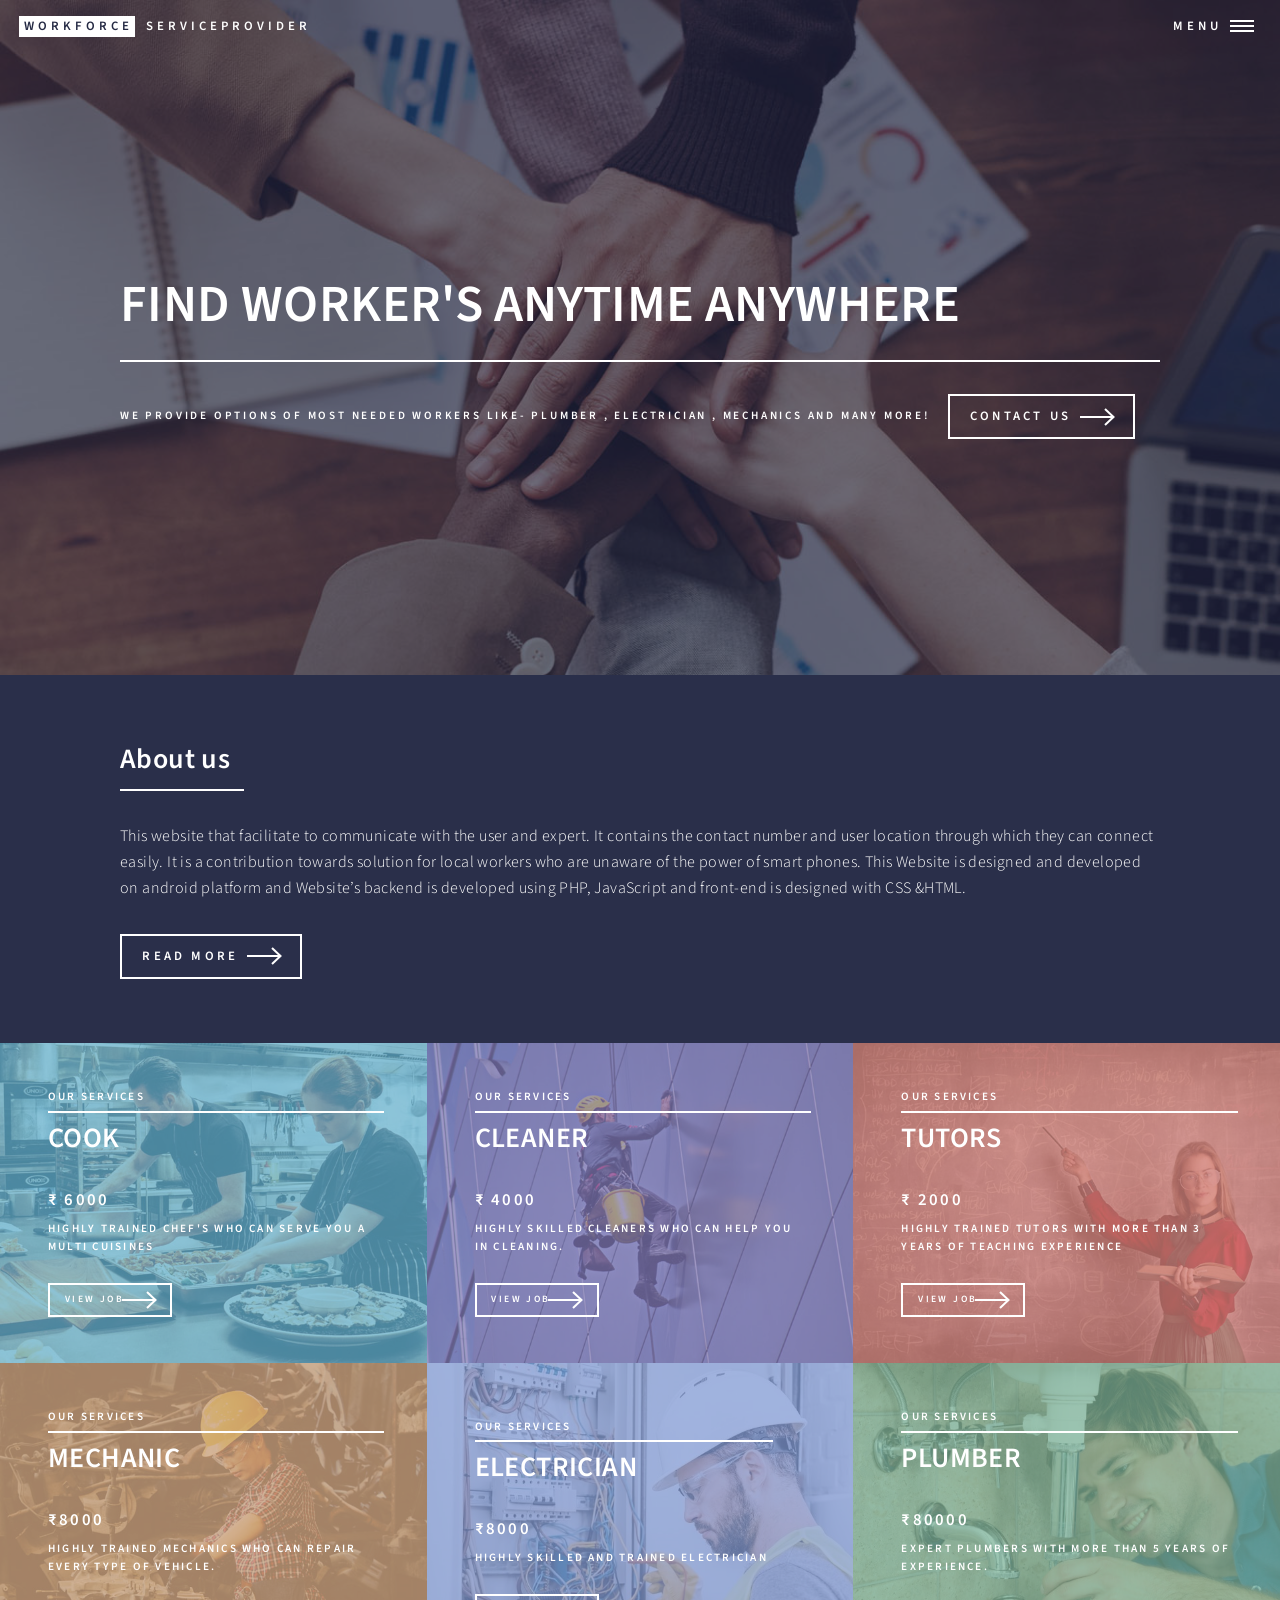
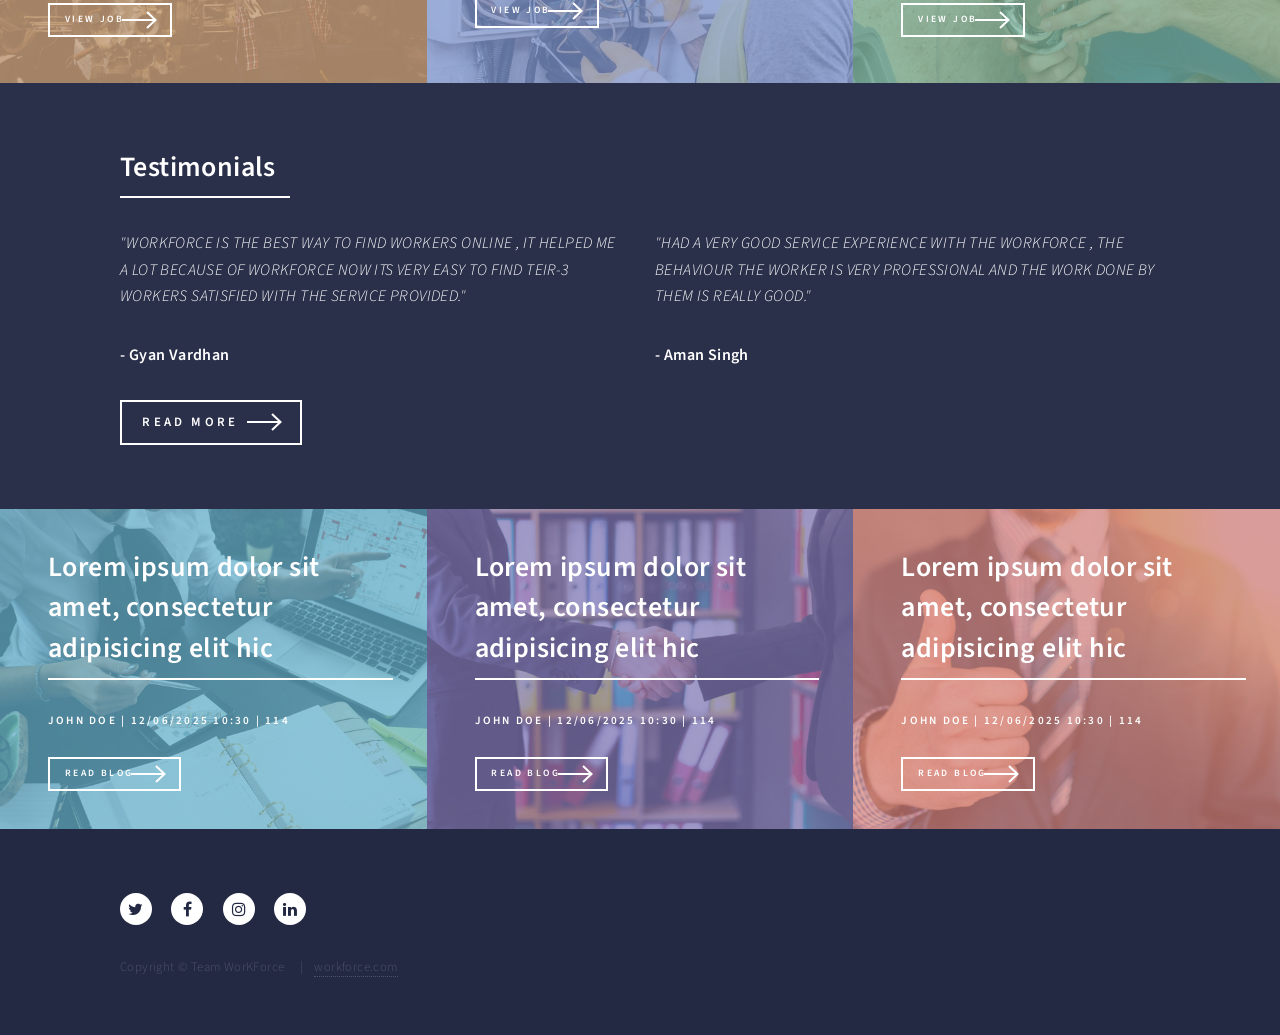
<file: index.html>
<!DOCTYPE HTML>
<html>
	<head>
		<title>WORKFORCE</title>
		<meta charset="utf-8" />
		<meta name="viewport" content="width=device-width, initial-scale=1, user-scalable=no" />
		<link rel="stylesheet" href="assets/bootstrap/css/bootstrap.min.css" />
		<link rel="stylesheet" href="assets/css/main.css" />
		<noscript><link rel="stylesheet" href="assets/css/noscript.css" /></noscript>
	</head>
	<body class="is-preload">

		<!-- Wrapper -->
			<div id="wrapper">

				<!-- Header -->
				<header id="header" class="alt">
					<a href="index.html" class="logo"><strong>WorKForce</strong> <span>ServiceProvider</span></a>
					<nav>
						<a href="#menu">Menu</a>
					</nav>
				</header>

				<!-- Menu -->
				<nav id="menu">
					<ul class="links">
		                <li class="active"> <a href="index.html">Home </a> </li>

		                <li> <a href="jobs.html"> Services</a> </li>

		                <li> <a href="blog.html">Blog</a> </li>

		                <li> <a href="about-us.html">About Us</a> </li>

		                <li><a href="team.html">Team</a></li>

		                <li><a href="testimonials.html">Testimonials</a></li>

		                <li><a href="contact.html">Contact Us</a></li>
            		</ul>
				</nav>

				<!-- Banner -->
					<section id="banner" class="major">
						<div class="inner">
							<header class="major">
								<h1> FIND WORKER'S ANYTIME ANYWHERE </h1>
							</header>
							<div class="content">
								<p>WE PROVIDE OPTIONS OF MOST NEEDED WORKERS LIKE- PLUMBER , ELECTRICIAN , MECHANICS AND MANY MORE!</p>
								<ul class="actions">
									<li><a href="contact.html" class="button next scrolly">Contact Us</a></li>
								</ul>
							</div>
						</div>
					</section>

				<!-- Main -->
				<div id="main">
					
					
					<!-- About us -->
					<section>
						<div class="inner">
							<header class="major">
								<h2>About us</h2>
							</header>
							<p> This website that facilitate to communicate with the
								user and expert. It contains the contact number and user location through
								which they can connect easily.
								It is a contribution towards solution for local workers who are
								unaware of the power of smart phones.
								This Website is designed and developed on android platform and Website’s
								backend is developed using PHP, JavaScript and front-end is designed with
								CSS &HTML.</p>
							<ul class="actions">
								<li><a href="about-us.html" class="button next">Read more</a></li>
							</ul>
						</div>
					</section>
					
					<!-- Featured Jobs -->
					<section class="tiles">
						<article>
							<span class="image">
								<img src="images/product-1-720x480.jpg" alt="" />
							</span>

							<header class="major">
								<p>
				                   OUR SERVICES
				                </p>

								<h3> COOK</h3>

								<p><strong> &#8377; 6000</strong></p>

								<p> HIGHLY TRAINED CHEF'S
								WHO CAN SERVE YOU A MULTI CUISINES</p>

								<div class="major-actions">
									<a href="job-details.html" class="button small next">View Job</a>
								</div>
							</header>
						</article>

						<article>
							<span class="image">
								<img src="images/product-2-720x480.jpg" alt="" />
							</span>

							<header class="major">
								<p>
				                    OUR SERVICES
				                </p>

								<h3>CLEANER</h3>

								<p><strong> &#8377; 4000</strong></p>

								<p>  HIGHLY SKILLED CLEANERS
								 WHO CAN HELP YOU IN CLEANING.</p>

								<div class="major-actions">
									<a href="job-details.html" class="button small next">View Job</a>
								</div>
							</header>
						</article>

						<article>
							<span class="image">
								<img src="images/product-3-720x480.jpg" alt="" />
							</span>

							<header class="major">
								<p>
									OUR SERVICES
				                </p>

								<h3> TUTORS</h3>

								<p><strong>&#8377; 2000</strong></p>

								<p> HIGHLY TRAINED TUTORS
								 WITH MORE THAN 3 YEARS OF TEACHING EXPERIENCE</p>

								<div class="major-actions">
									<a href="job-details.html" class="button small next">View Job</a>
								</div>
							</header>
						</article>

						<article>
							<span class="image">
								<img src="images/product-4-720x480.jpg" alt="" />
							</span>

							<header class="major">
								<p>
				                    OUR SERVICES
				                </p>

								<h3>MECHANIC</h3>

								<p><strong>&#8377;8000</strong></p>

								<p> HIGHLY TRAINED MECHANICS
								 WHO CAN REPAIR EVERY TYPE OF VEHICLE. </p>

								<div class="major-actions">
									<a href="job-details.html" class="button small next">View Job</a>
								</div>
							</header>
						</article>

						<article>
							<span class="image">
								<img src="images/GUPTA-ELECTRICIAN.jpg" alt="" />
							</span>

							<header class="major">
								<p>
									OUR SERVICES
				                </p>

								<h3>ELECTRICIAN</h3>

								<p><strong>&#8377;8000</strong></p>

								<p> HIGHLY SKILLED AND TRAINED ELECTRICIAN</p>
								


								<div class="major-actions">
									<a href="job-details.html" class="button small next">View Job</a>
								</div>
							</header>
						</article>

						<article>
							<span class="image">
								<img src="images/PRODUCT.jpg" alt="" />
							</span>

							<header class="major">
								<p>
									OUR SERVICES
				                </p>

								<h3>PLUMBER</h3>

								<p><strong>&#8377;80000</strong></p>

								<p> EXPERT PLUMBERS
								WITH MORE THAN 5 YEARS OF EXPERIENCE. </p>

								<div class="major-actions">
									<a href="job-details.html" class="button small next">View Job</a>
								</div>
							</header>
						</article>
					</section>

					<!-- Testimonials -->
					<section>
						<div class="inner">
							<header class="major">
								<h2>Testimonials</h2>
							</header>
							<div class="row">
								<div class="col-6">
									<p><em>"WORKFORCE IS THE BEST WAY TO FIND WORKERS ONLINE , IT HELPED ME A LOT BECAUSE OF WORKFORCE NOW ITS VERY EASY TO FIND TEIR-3 WORKERS  SATISFIED WITH THE SERVICE PROVIDED."</em></p>
									<p><strong>- Gyan Vardhan</strong></p>
									
								</div>

								<div class="col-6">
									<p><em>"HAD A VERY GOOD SERVICE EXPERIENCE WITH THE WORKFORCE , THE BEHAVIOUR THE WORKER IS VERY PROFESSIONAL AND THE WORK DONE BY THEM IS REALLY GOOD."</em></p>
									<p><strong>- Aman Singh</strong></p>
								</div>
							</div>
							<ul class="actions">
								<li><a href="testimonials.html" class="button next">Read more</a></li>
							</ul>
						</div>
					</section>

					<!-- Blog Posts -->
					<section class="tiles">
						<article>
							<span class="image">
								<img src="images/blog-1-720x480.jpg" alt="" />
							</span>
							<header class="major">
								<h3>Lorem ipsum dolor sit amet, consectetur adipisicing elit hic</h3>

								<p><br> <span>John Doe</span> | <span>12/06/2025 10:30 </span> | <span>114</span></p>

								<div class="major-actions">
									<a href="blog-details.html" class="button small next scrolly">Read Blog</a>
								</div>
							</header>
						</article>
						<article>
							<span class="image">
								<img src="images/blog-2-720x480.jpg" alt="" />
							</span>
							<header class="major">
								<h3>Lorem ipsum dolor sit amet, consectetur adipisicing elit hic</h3>

								<p><br> <span>John Doe</span> | <span>12/06/2025 10:30 </span> | <span>114</span></p>

								<div class="major-actions">
									<a href="blog-details.html" class="button small next scrolly">Read Blog</a>
								</div>
							</header>
						</article>
						<article>
							<span class="image">
								<img src="images/blog-3-720x480.jpg" alt="" />
							</span>
							<header class="major">
								<h3>Lorem ipsum dolor sit amet, consectetur adipisicing elit hic</h3>

								<p><br> <span>John Doe</span> | <span>12/06/2025 10:30 </span> | <span>114</span></p>

								<div class="major-actions">
									<a href="blog-details.html" class="button small next scrolly">Read Blog</a>
								</div>
							</header>
						</article>
					</section>
				</div>

				<!-- Footer -->
				<footer id="footer">
					<div class="inner">
						<ul class="icons">
							<li><a href="#" class="icon alt fa-twitter"><span class="label">Twitter</span></a></li>
							<li><a href="#" class="icon alt fa-facebook"><span class="label">Facebook</span></a></li>
							<li><a href="#" class="icon alt fa-instagram"><span class="label">Instagram</span></a></li>
							<li><a href="#" class="icon alt fa-linkedin"><span class="label">LinkedIn</span></a></li>
						</ul>
						<ul class="copyright">
							<li>Copyright © Team WorKForce</li>
							<li> <a href="https://www.workforce.com/">workforce.com</a></li>
						</ul>
					</div>
				</footer>

			</div>

		<!-- Scripts -->
			<script src="assets/js/jquery.min.js"></script>
			<script src="assets/bootstrap/js/bootstrap.bundle.min.js"></script>
			<script src="assets/js/jquery.scrolly.min.js"></script>
			<script src="assets/js/jquery.scrollex.min.js"></script>
			<script src="assets/js/browser.min.js"></script>
			<script src="assets/js/breakpoints.min.js"></script>
			<script src="assets/js/util.js"></script>
			<script src="assets/js/main.js"></script>

	</body>
</html>
</file>
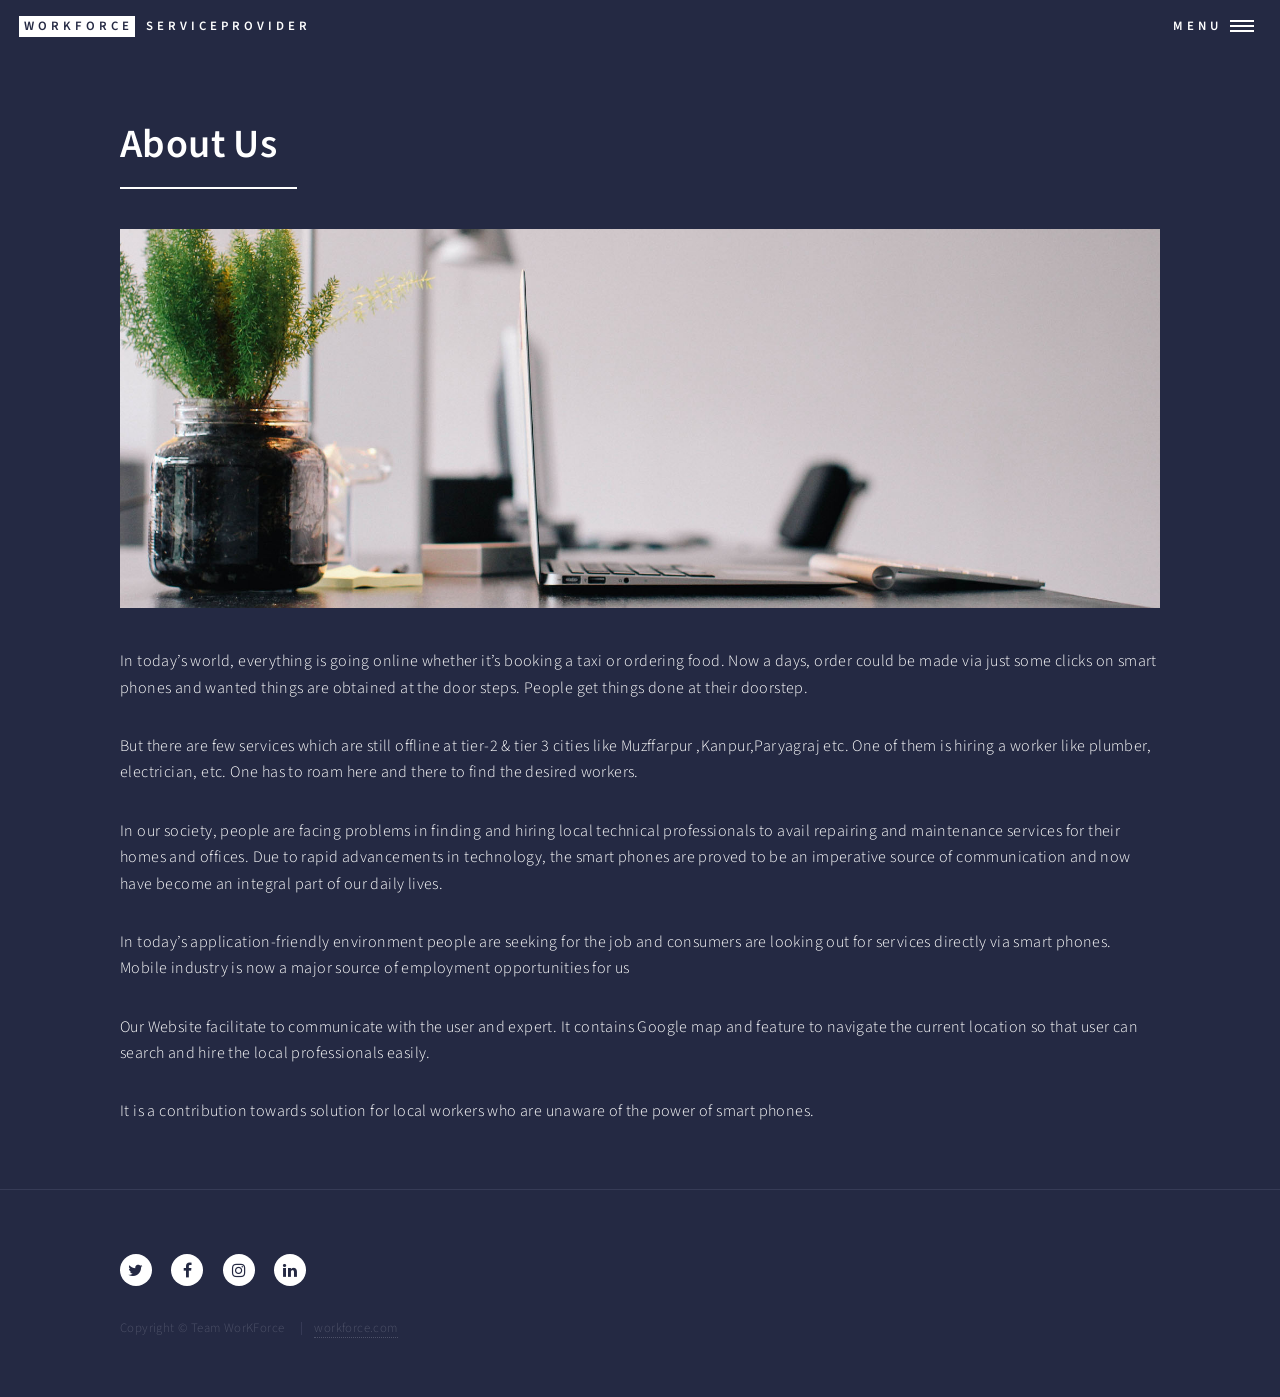
<file: about-us.html>
<!DOCTYPE HTML>
<html>
	<head>
		<title>About US | WorKForce</title>
		<meta charset="utf-8" />
		<meta name="viewport" content="width=device-width, initial-scale=1, user-scalable=no" />
		<link rel="stylesheet" href="assets/bootstrap/css/bootstrap.min.css" />
		<link rel="stylesheet" href="assets/css/main.css" />
		<noscript><link rel="stylesheet" href="assets/css/noscript.css" /></noscript>
	</head>
	<body class="is-preload">

		<!-- Wrapper -->
			<div id="wrapper">

				<!-- Header -->
				<header id="header" class="alt">
					<a href="index.html" class="logo"><strong>WorKForce</strong> <span>ServiceProvider</span></a>
					<nav>
						<a href="#menu">Menu</a>
					</nav>
				</header>

				<!-- Menu -->
				<nav id="menu">
					<ul class="links">
		                <li> <a href="index.html">Home </a> </li>

		                <li> <a href="jobs.html">Services</a> </li>

		                <li> <a href="blog.html">Blog</a> </li>

		                <li class="active"> <a href="about-us.html">About Us</a> </li>

		                <li><a href="team.html">Team</a></li>

		                <li><a href="testimonials.html">Testimonials</a></li>
		                
		                 <li><a href="contact.html">Contact Us</a></li>
            		</ul>
				</nav>

				<!-- Main -->
					<div id="main" class="alt">

						<!-- One -->
							<section id="one">
								<div class="inner">
									<header class="major">
										<h1>About Us</h1>
									</header>
									<span class="image main"><img src="images/about-fullscreen-1-1920x700.jpg" alt="" /></span>
									<p>In today’s world, everything is going online whether it’s booking a taxi or ordering food. Now a days, order could be made via just some clicks on smart phones and wanted things are obtained at the door steps. People get things done at their doorstep.</p>
									<p>But there are few services which are still offline at tier-2 & tier 3 cities like Muzffarpur ,Kanpur,Paryagraj etc. One of them is hiring a worker like plumber, electrician, etc. One has to roam here and there to find the desired workers.</p>
									<p>In our society, people are facing problems in finding and hiring local technical professionals to avail repairing and maintenance services for their homes and offices. Due to rapid advancements in technology, the smart phones are proved to be an imperative source of communication and now have become an integral part of our daily lives.</p>
									<p>In today’s application-friendly environment people are seeking for the job and consumers are looking out for services directly via smart phones. Mobile industry is now a major source of employment opportunities for us</p>
									<p> Our Website facilitate to communicate with the user and expert. It contains Google map and feature to navigate the current location so that user can search and hire the local professionals easily.</p>
									<p>It is a contribution towards solution for local workers who are unaware of the power of smart phones.</p>			
								</div>
							</section>

					</div>

				<!-- Footer -->
				<footer id="footer">
					<div class="inner">
						<ul class="icons">
							<li><a href="#" class="icon alt fa-twitter"><span class="label">Twitter</span></a></li>
							<li><a href="#" class="icon alt fa-facebook"><span class="label">Facebook</span></a></li>
							<li><a href="#" class="icon alt fa-instagram"><span class="label">Instagram</span></a></li>
							<li><a href="#" class="icon alt fa-linkedin"><span class="label">LinkedIn</span></a></li>
						</ul>
						<ul class="copyright">
							<li>Copyright © Team WorKForce</li>
							<li> <a href="https://www.workforce.com/">workforce.com</a></li>
						</ul>
					</div>
				</footer>
			</div>

		<!-- Scripts -->
			<script src="assets/js/jquery.min.js"></script>
			<script src="assets/bootstrap/js/bootstrap.bundle.min.js"></script>
			<script src="assets/js/jquery.scrolly.min.js"></script>
			<script src="assets/js/jquery.scrollex.min.js"></script>
			<script src="assets/js/browser.min.js"></script>
			<script src="assets/js/breakpoints.min.js"></script>
			<script src="assets/js/util.js"></script>
			<script src="assets/js/main.js"></script>

	</body>
</html>
</file>
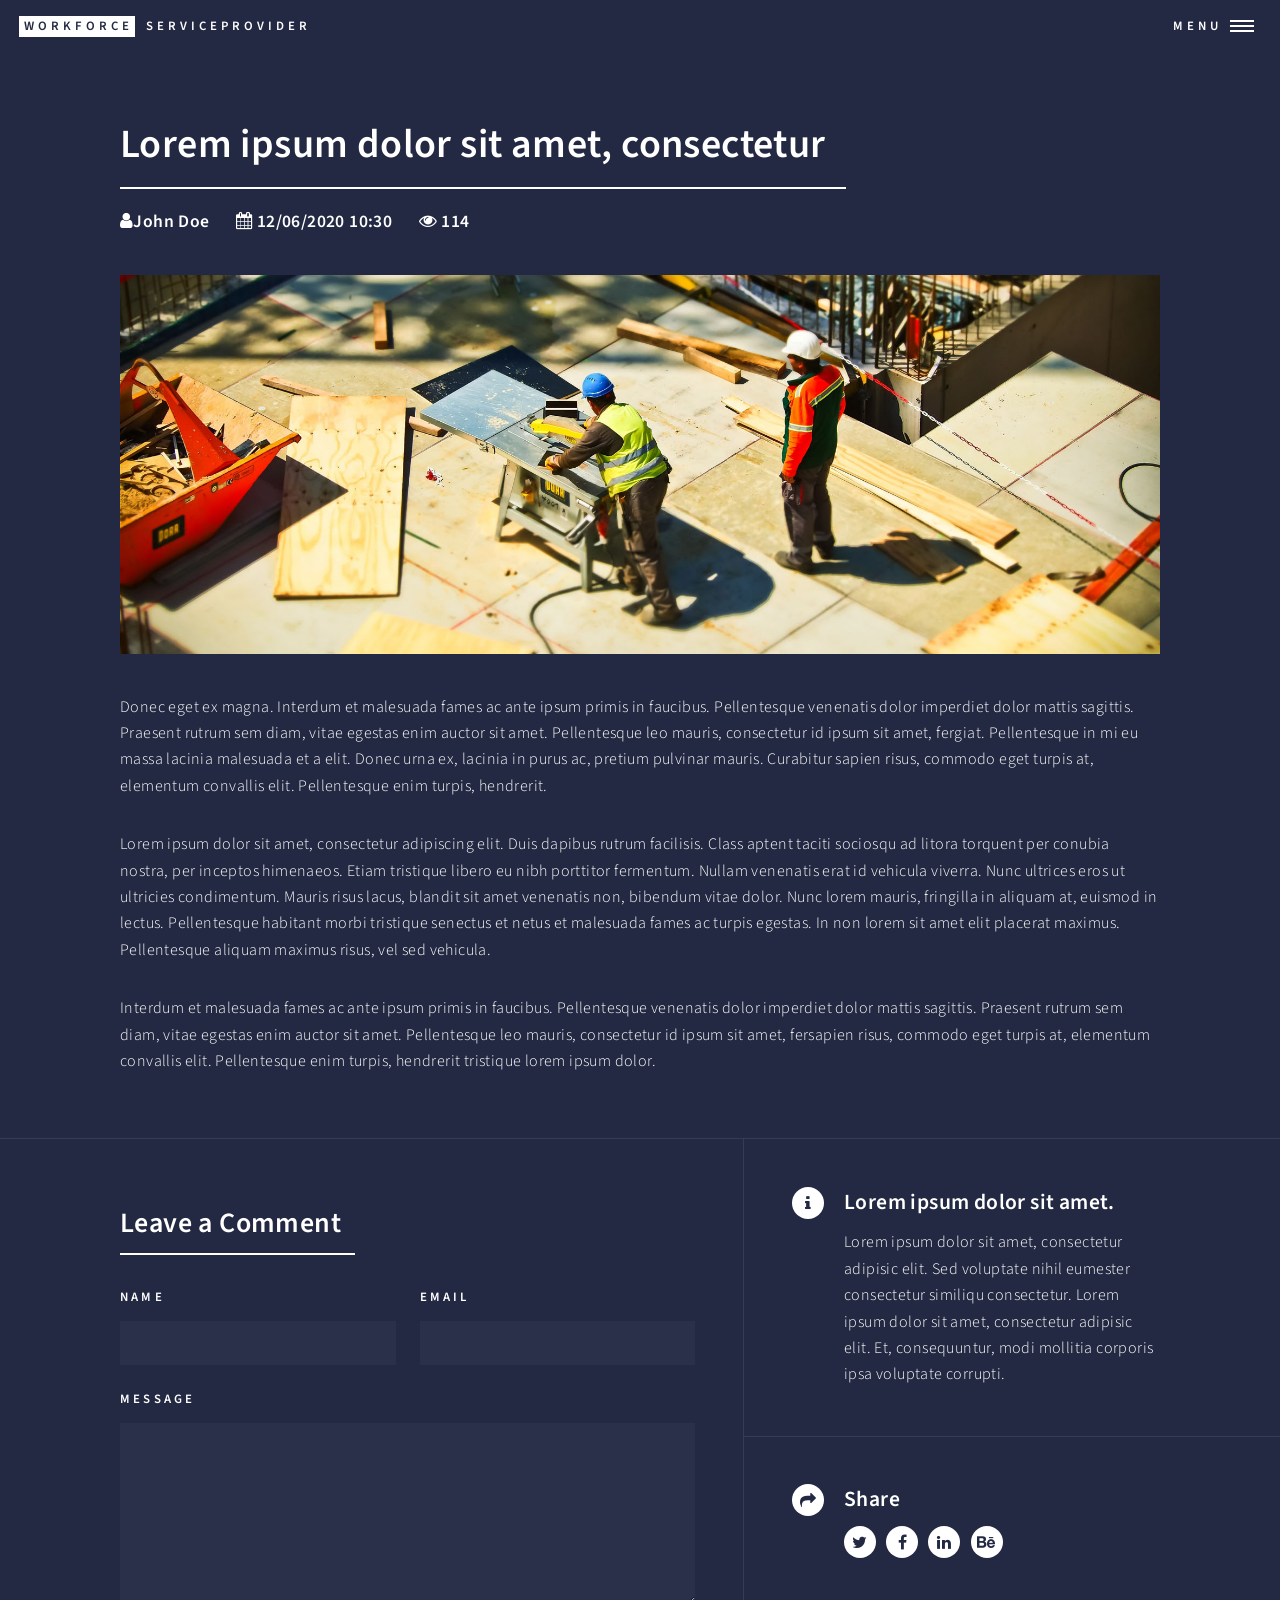
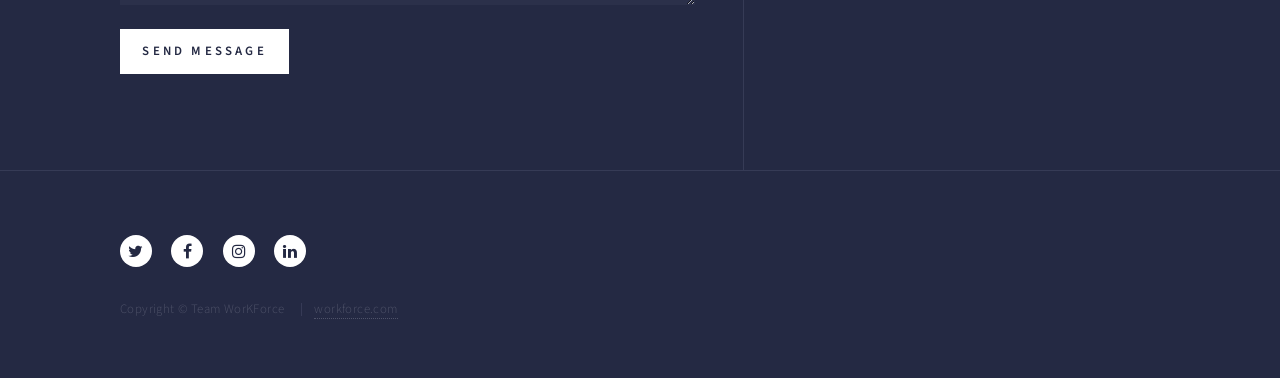
<file: blog-details.html>
<!DOCTYPE HTML>
<html>
	<head>
		<title>blog | WorKForce</title>
		<meta name="viewport" content="width=device-width, initial-scale=1, user-scalable=no" />
		<link rel="stylesheet" href="assets/bootstrap/css/bootstrap.min.css" />
		<link rel="stylesheet" href="assets/css/main.css" />
		<noscript><link rel="stylesheet" href="assets/css/noscript.css" /></noscript>
	</head>
	<body class="is-preload">

		<!-- Wrapper -->
			<div id="wrapper">

				<!-- Header -->
				<header id="header" class="alt">
					<a href="index.html" class="logo"><strong>WorKForce</strong> <span>ServiceProvider</span></a>
					<nav>
						<a href="#menu">Menu</a>
					</nav>
				</header>

				<!-- Menu -->
				<nav id="menu">
					<ul class="links">
		                <li> <a href="index.html">Home </a> </li>

		                <li> <a href="jobs.html">Jobs</a> </li>

		                <li class="active"> <a href="blog.html">Blog</a> </li>

		                <li> <a href="about-us.html">About Us</a> </li>

		                <li><a href="team.html">Team</a></li>

		                <li><a href="testimonials.html">Testimonials</a></li>
		                
		                <li><a href="terms.html">Terms</a></li>

		                <li><a href="contact.html">Contact Us</a></li>
            		</ul>
				</nav>

				<!-- Main -->
					<div id="main" class="alt">

						<!-- One -->
							<section id="one">
								<div class="inner">
									<header class="major">
										<h1>Lorem ipsum dolor sit amet, consectetur</h1>

										<h4><i class="fa fa-user"></i>John Doe  &nbsp;&nbsp;&nbsp;&nbsp;  <i class="fa fa-calendar"></i> 12/06/2020 10:30   &nbsp;&nbsp;&nbsp;&nbsp; <i class="fa fa-eye"></i> 114</h4>
									</header>
									<span class="image main"><img src="images/blog-fullscreen-1-1920x700.jpg" alt="" /></span>
									<p>Donec eget ex magna. Interdum et malesuada fames ac ante ipsum primis in faucibus. Pellentesque venenatis dolor imperdiet dolor mattis sagittis. Praesent rutrum sem diam, vitae egestas enim auctor sit amet. Pellentesque leo mauris, consectetur id ipsum sit amet, fergiat. Pellentesque in mi eu massa lacinia malesuada et a elit. Donec urna ex, lacinia in purus ac, pretium pulvinar mauris. Curabitur sapien risus, commodo eget turpis at, elementum convallis elit. Pellentesque enim turpis, hendrerit.</p>
									<p>Lorem ipsum dolor sit amet, consectetur adipiscing elit. Duis dapibus rutrum facilisis. Class aptent taciti sociosqu ad litora torquent per conubia nostra, per inceptos himenaeos. Etiam tristique libero eu nibh porttitor fermentum. Nullam venenatis erat id vehicula viverra. Nunc ultrices eros ut ultricies condimentum. Mauris risus lacus, blandit sit amet venenatis non, bibendum vitae dolor. Nunc lorem mauris, fringilla in aliquam at, euismod in lectus. Pellentesque habitant morbi tristique senectus et netus et malesuada fames ac turpis egestas. In non lorem sit amet elit placerat maximus. Pellentesque aliquam maximus risus, vel sed vehicula.</p>
									<p>Interdum et malesuada fames ac ante ipsum primis in faucibus. Pellentesque venenatis dolor imperdiet dolor mattis sagittis. Praesent rutrum sem diam, vitae egestas enim auctor sit amet. Pellentesque leo mauris, consectetur id ipsum sit amet, fersapien risus, commodo eget turpis at, elementum convallis elit. Pellentesque enim turpis, hendrerit tristique lorem ipsum dolor.</p>
								</div>
							</section>

					</div>

					<section id="contact">
						<div class="inner">
							<section>
								<header class="major">
									<h2>Leave a Comment</h2>
								</header>

								<form method="post" action="#">
									<div class="fields">
										<div class="field half">
											<label for="name">Name</label>
											<input type="text" name="name" id="name">
										</div>
										<div class="field half">
											<label for="email">Email</label>
											<input type="text" name="email" id="email">
										</div>
										<div class="field">
											<label for="message">Message</label>
											<textarea name="message" id="message" rows="6"></textarea>
										</div>

										<div class="field half text-right">
											<ul class="actions">
												<li><input type="submit" value="Send Message" class="primary"></li>
											</ul>
										</div>
									</div>
								</form>
							</section>
							<section class="split">
								<section>
									<div class="contact-method">
										<span class="icon alt fa-info"></span>
										<h3>Lorem ipsum dolor sit amet.</h3>
										<span>Lorem ipsum dolor sit amet, consectetur adipisic elit. Sed voluptate nihil eumester consectetur similiqu consectetur. Lorem ipsum dolor sit amet, consectetur adipisic elit. Et, consequuntur, modi mollitia corporis ipsa voluptate corrupti.</span>
									</div>
								</section>
								<section>
									<div class="contact-method">
										<span class="icon alt fa-share"></span>
										<h3>Share</h3>

										<p style="position: relative;">
											<a href="#" style="position: relative;" class="icon alt fa-twitter"><span class="label">Twitter</span></a> &nbsp;
											<a href="#" style="position: relative;" class="icon alt fa-facebook"><span class="label">Facebook</span></a> &nbsp;
											<a href="#" style="position: relative;" class="icon alt fa-linkedin"><span class="label">LinkedIn</span></a> &nbsp;
											<a href="#" style="position: relative;" class="icon alt fa-behance"><span class="label">Behance</span></a>
										</p>
									</div>
								</section>
							</section>
						</div>
					</section>

				<!-- Footer -->
				<footer id="footer">
					<div class="inner">
						<ul class="icons">
							<li><a href="#" class="icon alt fa-twitter"><span class="label">Twitter</span></a></li>
							<li><a href="#" class="icon alt fa-facebook"><span class="label">Facebook</span></a></li>
							<li><a href="#" class="icon alt fa-instagram"><span class="label">Instagram</span></a></li>
							<li><a href="#" class="icon alt fa-linkedin"><span class="label">LinkedIn</span></a></li>
						</ul>
						<ul class="copyright">
							<li>Copyright © Team WorKForce</li>
							<li> <a href="https://www.workforce.com/">workforce.com</a></li>
						</ul>
					</div>
				</footer>

			</div>

		<!-- Scripts -->
			<script src="assets/js/jquery.min.js"></script>
			<script src="assets/bootstrap/js/bootstrap.bundle.min.js"></script>
			<script src="assets/js/jquery.scrolly.min.js"></script>
			<script src="assets/js/jquery.scrollex.min.js"></script>
			<script src="assets/js/browser.min.js"></script>
			<script src="assets/js/breakpoints.min.js"></script>
			<script src="assets/js/util.js"></script>
			<script src="assets/js/main.js"></script>

	</body>
</html>
</file>
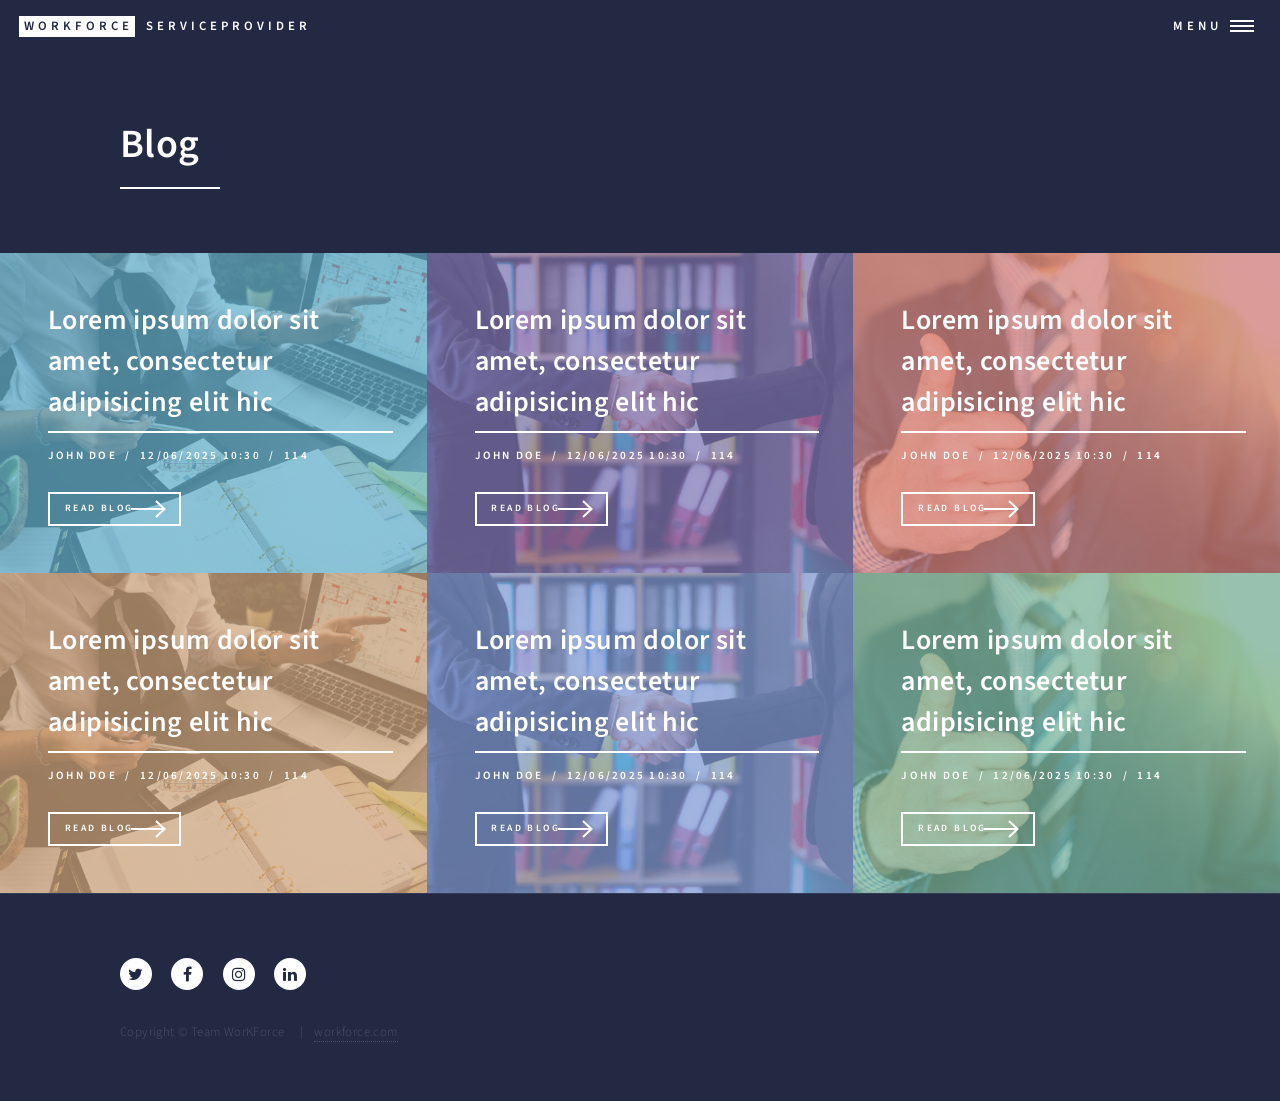
<file: blog.html>
<!DOCTYPE HTML>
<html>
	<head>
		<title>blog | WorKForce</title>
		<meta charset="utf-8" />
		<meta name="viewport" content="width=device-width, initial-scale=1, user-scalable=no" />
		<link rel="stylesheet" href="assets/bootstrap/css/bootstrap.min.css" />
		<link rel="stylesheet" href="assets/css/main.css" />
		<noscript><link rel="stylesheet" href="assets/css/noscript.css" /></noscript>
	</head>
	<body class="is-preload">

		<!-- Wrapper -->
			<div id="wrapper">

				<!-- Header -->
				<header id="header" class="alt">
					<a href="index.html" class="logo"><strong>WorKForce</strong> <span>ServiceProvider</span></a>
					<nav>
						<a href="#menu">Menu</a>
					</nav>
				</header>

				<!-- Menu -->
				<nav id="menu">
					<ul class="links">
		                <li> <a href="index.html">Home </a> </li>

		                <li> <a href="jobs.html">Jobs</a> </li>

		                <li class="active"> <a href="blog.html">Blog</a> </li>

		                <li> <a href="about-us.html">About Us</a> </li>

		                <li><a href="team.html">Team</a></li>

		                <li><a href="testimonials.html">Testimonials</a></li>
		                
		        

		                <li><a href="contact.html">Contact Us</a></li>
            		</ul>
				</nav>

				<!-- Main -->
					<div id="main" class="alt">

						<!-- One -->
							<section id="one">
								<div class="inner">
									<header class="major">
										<h1>Blog</h1>
									</header>
								</div>
							</section>

							<!-- Featured Products -->
							<section class="tiles">
								<article>
									<span class="image">
										<img src="images/blog-1-720x480.jpg" alt="" />
									</span>
									<header class="major">
										<h3>Lorem ipsum dolor sit amet, consectetur adipisicing elit hic</h3>

										<p>John Doe  &nbsp;/&nbsp;  12/06/2025 10:30  &nbsp;/&nbsp;  114</p>

										<div class="major-actions">
											<a href="blog-details.html" class="button small next">Read Blog</a>
										</div>
									</header>
								</article>
								<article>
									<span class="image">
										<img src="images/blog-2-720x480.jpg" alt="" />
									</span>
									<header class="major">
										<h3>Lorem ipsum dolor sit amet, consectetur adipisicing elit hic</h3>

										<p>John Doe  &nbsp;/&nbsp;  12/06/2025 10:30  &nbsp;/&nbsp;  114</p>

										<div class="major-actions">
											<a href="blog-details.html" class="button small next">Read Blog</a>
										</div>
									</header>
								</article>
								<article>
									<span class="image">
										<img src="images/blog-3-720x480.jpg" alt="" />
									</span>
									<header class="major">
										<h3>Lorem ipsum dolor sit amet, consectetur adipisicing elit hic</h3>

										<p>John Doe  &nbsp;/&nbsp;  12/06/2025 10:30  &nbsp;/&nbsp;  114</p>

										<div class="major-actions">
											<a href="blog-details.html" class="button small next">Read Blog</a>
										</div>
									</header>
								</article>
								<article>
									<span class="image">
										<img src="images/blog-4-720x480.jpg" alt="" />
									</span>
									<header class="major">
										<h3>Lorem ipsum dolor sit amet, consectetur adipisicing elit hic</h3>

										<p>John Doe  &nbsp;/&nbsp;  12/06/2025 10:30  &nbsp;/&nbsp;  114</p>

										<div class="major-actions">
											<a href="blog-details.html" class="button small next">Read Blog</a>
										</div>
									</header>
								</article>
								<article>
									<span class="image">
										<img src="images/blog-5-720x480.jpg" alt="" />
									</span>
									<header class="major">
										<h3>Lorem ipsum dolor sit amet, consectetur adipisicing elit hic</h3>

										<p>John Doe  &nbsp;/&nbsp;  12/06/2025 10:30  &nbsp;/&nbsp;  114</p>

										<div class="major-actions">
											<a href="blog-details.html" class="button small next">Read Blog</a>
										</div>
									</header>
								</article>
								<article>
									<span class="image">
										<img src="images/blog-6-720x480.jpg" alt="" />
									</span>
									<header class="major">
										<h3>Lorem ipsum dolor sit amet, consectetur adipisicing elit hic</h3>

										<p>John Doe  &nbsp;/&nbsp;  12/06/2025 10:30  &nbsp;/&nbsp;  114</p>

										<div class="major-actions">
											<a href="blog-details.html" class="button small next">Read Blog</a>
										</div>
									</header>
								</article>
							</section>

					</div>

				<!-- Footer -->
				<footer id="footer">
					<div class="inner">
						<ul class="icons">
							<li><a href="#" class="icon alt fa-twitter"><span class="label">Twitter</span></a></li>
							<li><a href="#" class="icon alt fa-facebook"><span class="label">Facebook</span></a></li>
							<li><a href="#" class="icon alt fa-instagram"><span class="label">Instagram</span></a></li>
							<li><a href="#" class="icon alt fa-linkedin"><span class="label">LinkedIn</span></a></li>
						</ul>
						<ul class="copyright">
							<li>Copyright © Team WorKForce</li>
							<li> <a href="https://www.workforce.com/">workforce.com</a></li>
						</ul>
					</div>
				</footer>

			</div>

		<!-- Scripts -->
			<script src="assets/js/jquery.min.js"></script>
			<script src="assets/bootstrap/js/bootstrap.bundle.min.js"></script>
			<script src="assets/js/jquery.scrolly.min.js"></script>
			<script src="assets/js/jquery.scrollex.min.js"></script>
			<script src="assets/js/browser.min.js"></script>
			<script src="assets/js/breakpoints.min.js"></script>
			<script src="assets/js/util.js"></script>
			<script src="assets/js/main.js"></script>

	</body>
</html>
</file>
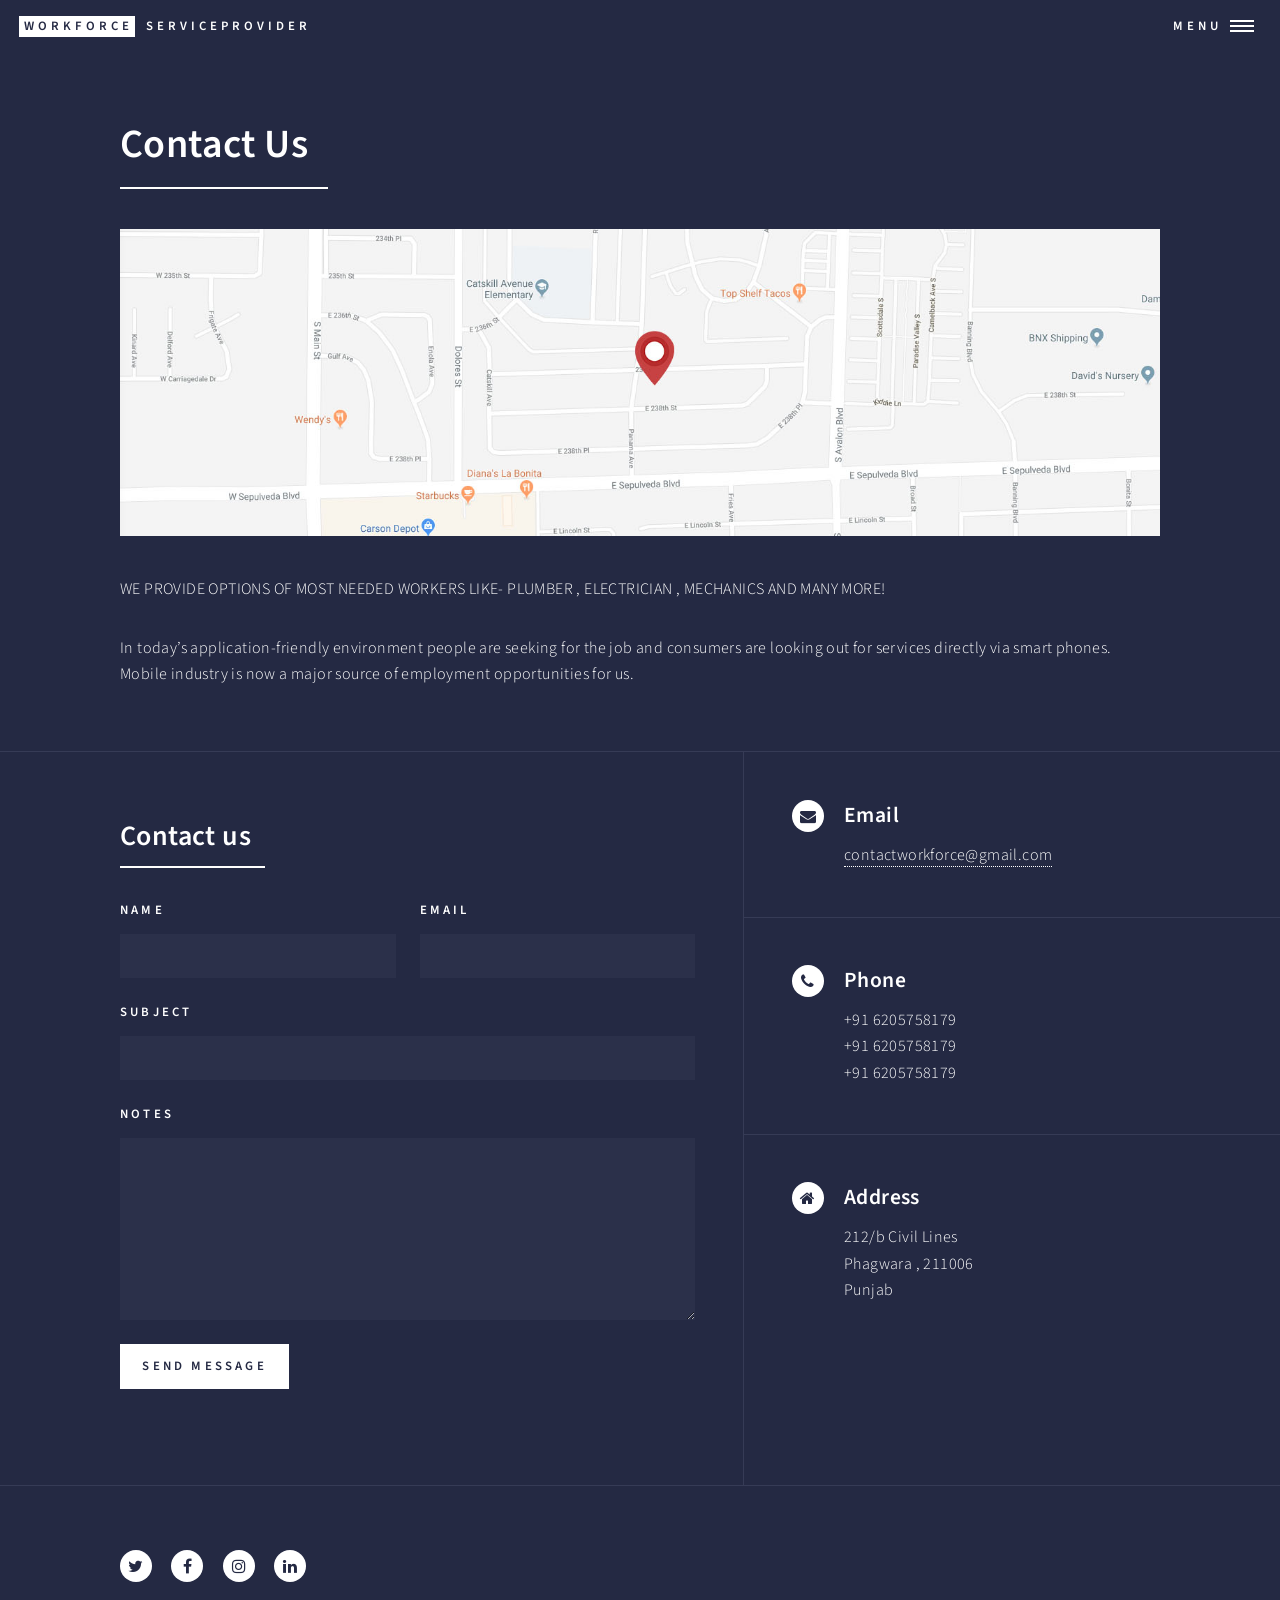
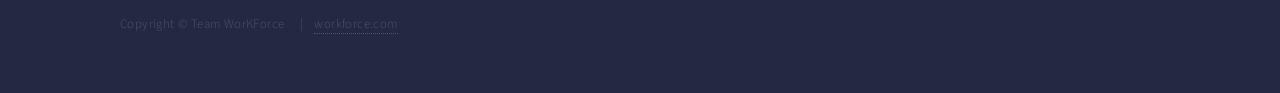
<file: contact.html>
<!DOCTYPE HTML>
<html>
	<head>
		<title>Contact US | WorKForce</title>
		<meta charset="utf-8" />
		<meta name="viewport" content="width=device-width, initial-scale=1, user-scalable=no" />
		<link rel="stylesheet" href="assets/bootstrap/css/bootstrap.min.css" />
		<link rel="stylesheet" href="assets/css/main.css" />
		<noscript><link rel="stylesheet" href="assets/css/noscript.css" /></noscript>
	</head>
	<body class="is-preload">

		<!-- Wrapper -->
			<div id="wrapper">

				<!-- Header -->
				<header id="header" class="alt">
					<a href="index.html" class="logo"><strong>WorKForce</strong> <span>ServiceProvider</span></a>
					<nav>
						<a href="#menu">Menu</a>
					</nav>
				</header>

				<!-- Menu -->
				<nav id="menu">
					<ul class="links">
		                <li> <a href="index.html">Home </a> </li>

		                <li> <a href="jobs.html">Services</a> </li>

		                <li> <a href="blog.html">Blog</a> </li>

		                <li> <a href="about-us.html">About Us</a> </li>

		                <li><a href="team.html">Team</a></li>

		                <li><a href="testimonials.html">Testimonials</a></li>
		                
		                

		                <li class="active"><a href="contact.html">Contact Us</a></li>
            		</ul>
				</nav>

				<!-- Main -->
					<div id="main" class="alt">

						<!-- One -->
							<section id="one">
								<div class="inner">
									<header class="major">
										<h1>Contact Us</h1>
									</header>
									<span class="image main"><img src="images/map.jpg" alt="" /></span>
									<p>WE PROVIDE OPTIONS OF MOST NEEDED WORKERS LIKE- PLUMBER , ELECTRICIAN , MECHANICS AND MANY MORE!</p>
									<p>In today’s application-friendly environment people are seeking for the job and consumers are looking out for services directly via smart phones. Mobile industry is now a major source of employment opportunities for us.</p>
								</div>
							</section>

					</div>

				<!-- Contact -->
					<section id="contact">
						<div class="inner">
							<section>
								<header class="major">
									<h2>Contact us</h2>
								</header>

								<form method="post" action="#">
									<div class="fields">
										<div class="field half">
											<label for="name">Name</label>
											<input type="text" name="name" id="name" />
										</div>
										<div class="field half">
											<label for="email">Email</label>
											<input type="text" name="email" id="email" />
										</div>
										<div class="field">
											<label for="subject">Subject</label>
											<input type="text" name="subject" id="subject" />
										</div>
										<div class="field">
											<label for="message">Notes</label>
											<textarea name="message" id="message" rows="6"></textarea>
										</div>

										<div class="field half text-right">
											<ul class="actions">
												<li><input type="submit" value="Send Message" class="primary" /></li>
											</ul>
										</div>
									</div>
								</form>
							</section>
							<section class="split">
								<section>
									<div class="contact-method">
										<span class="icon alt fa-envelope"></span>
										<h3>Email</h3>
										<a href="#">contactworkforce@gmail.com</a>
									</div>
								</section>
								<section>
									<div class="contact-method">
										<span class="icon alt fa-phone"></span>
										<h3>Phone</h3>
										<span>+91 6205758179</span>
										<br>
										<span>+91 6205758179</span>
										<br>
										<span>+91 6205758179</span>
									</div>
								</section>
								<section>
									<div class="contact-method">
										<span class="icon alt fa-home"></span>
										<h3>Address</h3>
										<span>212/b Civil Lines <br> Phagwara , 211006 <br> Punjab</span>
									</div>
								</section>
							</section>
						</div>
					</section>


				<!-- Footer -->
					<footer id="footer">
						<div class="inner">
							<ul class="icons">
								<li><a href="#" class="icon alt fa-twitter"><span class="label">Twitter</span></a></li>
								<li><a href="#" class="icon alt fa-facebook"><span class="label">Facebook</span></a></li>
								<li><a href="#" class="icon alt fa-instagram"><span class="label">Instagram</span></a></li>
								<li><a href="#" class="icon alt fa-linkedin"><span class="label">LinkedIn</span></a></li>
							</ul>
							
							<ul class="copyright">
								<li>Copyright © Team WorKForce</li>
								<li> <a href="https://www.workforce.com/">workforce.com</a></li>
							</ul>
						</div>
					</footer>


			</div>

		<!-- Scripts -->
			<script src="assets/js/jquery.min.js"></script>
			<script src="assets/bootstrap/js/bootstrap.bundle.min.js"></script>
			<script src="assets/js/jquery.scrolly.min.js"></script>
			<script src="assets/js/jquery.scrollex.min.js"></script>
			<script src="assets/js/browser.min.js"></script>
			<script src="assets/js/breakpoints.min.js"></script>
			<script src="assets/js/util.js"></script>
			<script src="assets/js/main.js"></script>

	</body>
</html>
</file>
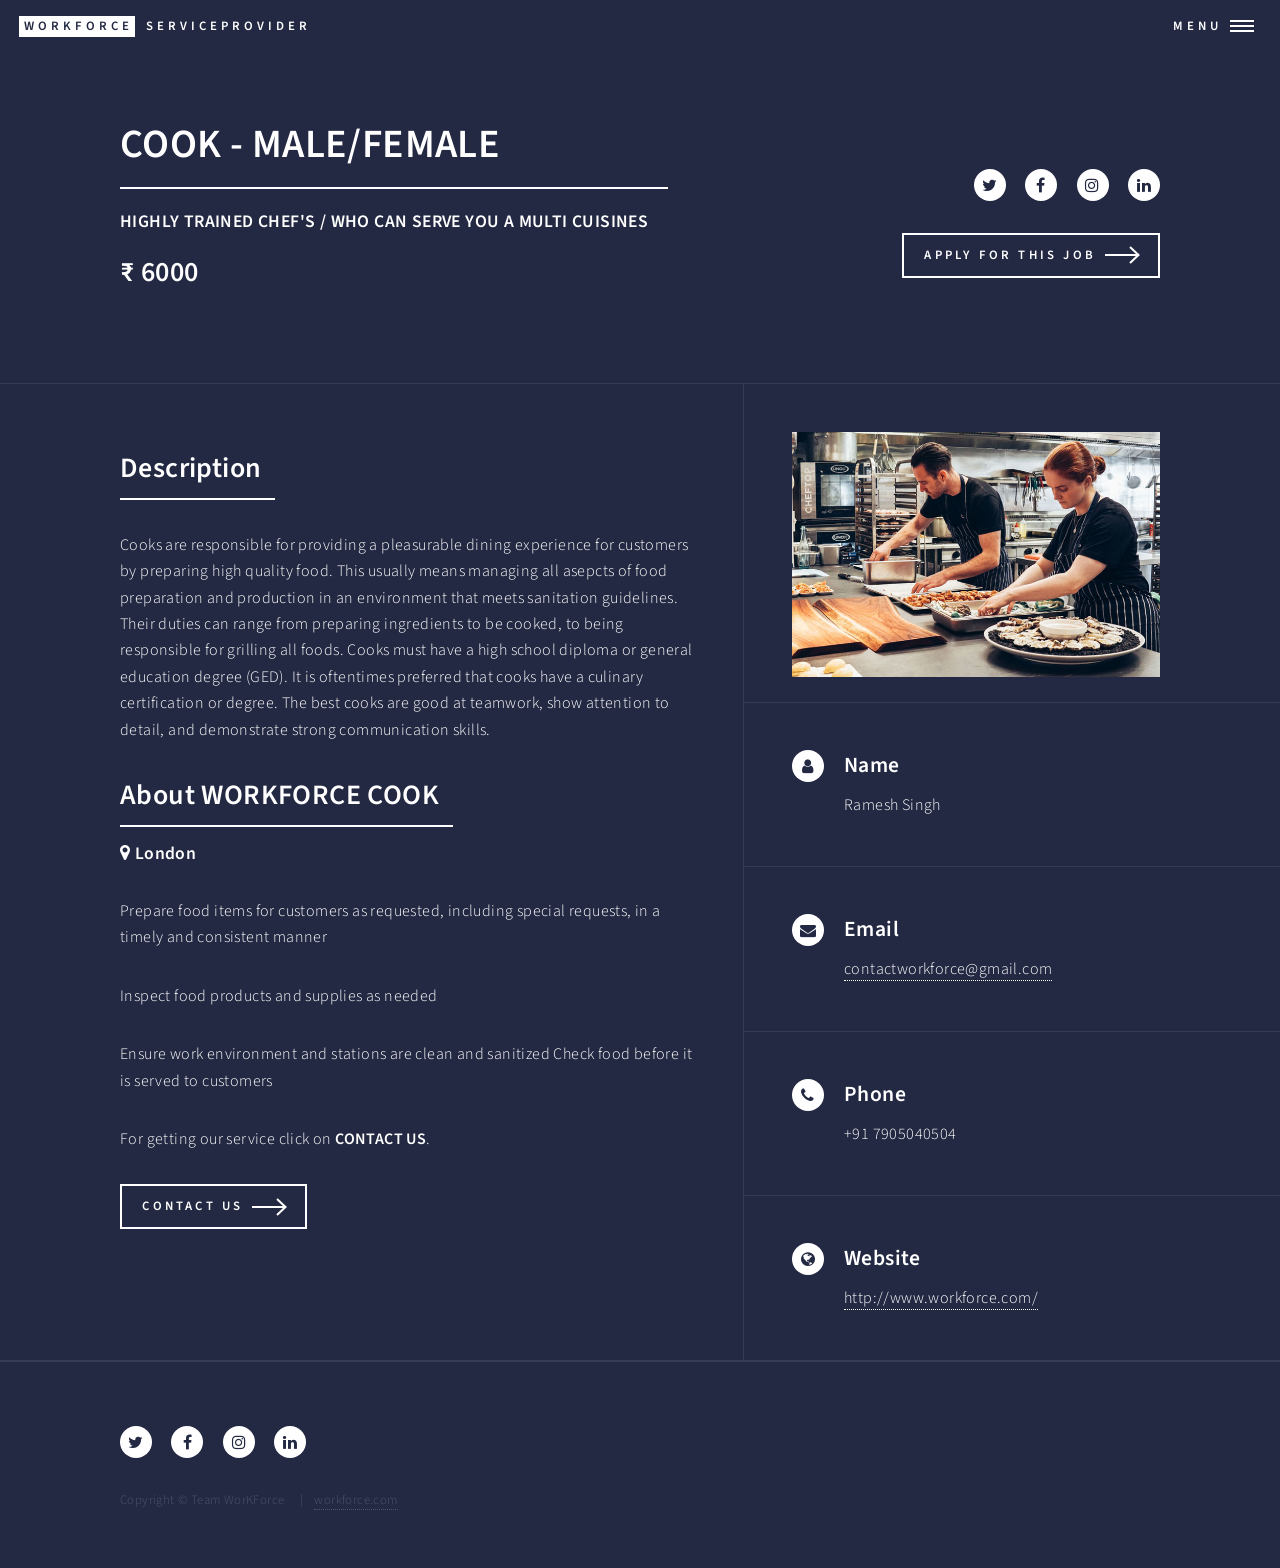
<file: job-details.html>
<!DOCTYPE HTML>
<html>
	<head>
		<title> SERVICES | WorKForce</title>
		<meta charset="utf-8" />
		<meta name="viewport" content="width=device-width, initial-scale=1, user-scalable=no" />
		<link rel="stylesheet" href="assets/bootstrap/css/bootstrap.min.css" />
		<link rel="stylesheet" href="assets/css/main.css" />
		<noscript><link rel="stylesheet" href="assets/css/noscript.css" /></noscript>
	</head>
	<body class="is-preload">

		<!-- Wrapper -->
			<div id="wrapper">

				<!-- Header -->
				<header id="header" class="alt">
					<a href="index.html" class="logo"><strong>WorKForce</strong> <span>ServiceProvider</span></a>
					<nav>
						<a href="#menu">Menu</a>
					</nav>
				</header>

				<!-- Menu -->
				<nav id="menu">
					<ul class="links">
		                <li> <a href="index.html">Home </a> </li>

		                <li class="active"> <a href="jobs.html">Services</a> </li>

		                <li> <a href="blog.html">Blog</a> </li>

		                <li> <a href="about-us.html">About Us</a> </li>

		                <li><a href="team.html">Team</a></li>

		                <li><a href="testimonials.html">Testimonials</a></li>
		                
		             

		                <li><a href="contact.html">Contact Us</a></li>
            		</ul>
				</nav>

				<!-- Main -->
					<div id="main" class="alt">

						<!-- One -->
							<section id="one">
								<div class="inner">
									<div class="row">
										<div class="col-lg-8">
											<header class="major">
												<h1>COOK - MALE/FEMALE</h1>

												<h4>HIGHLY TRAINED CHEF'S / WHO CAN SERVE YOU A MULTI CUISINES</h4>

												<h2>&#8377; 6000</h2>
											</header>
										</div>

										<div class="col-lg-4 text-right">

											<br>
											<br>

											<ul class="icons">
												<li><a href="#" class="icon alt fa-twitter"><span class="label">Twitter</span></a></li>
												<li><a href="#" class="icon alt fa-facebook"><span class="label">Facebook</span></a></li>
												<li><a href="#" class="icon alt fa-instagram"><span class="label">Instagram</span></a></li>
												<li><a href="#" class="icon alt fa-linkedin"><span class="label">LinkedIn</span></a></li>
											</ul>

											<a href="contact.html" class="button next scrolly">Apply for this job</a>
										</div>
									</div>
									
									<br>
								</div>
							</section>

							<section id="contact">
								<div class="inner">
									<section>
										<header class="major">
											<h2>Description</h2>
										</header>

							            <p>Cooks are responsible for providing a pleasurable dining experience for customers by preparing high quality food. This usually means managing all asepcts of food preparation and production in an environment that meets sanitation guidelines. Their duties can range from preparing ingredients to be cooked, to being responsible for grilling all foods.

											Cooks must have a high school diploma or general education degree (GED). It is oftentimes preferred that cooks have a culinary certification or degree. The best cooks are good at teamwork, show attention to detail, and demonstrate strong communication skills.</p>

							           
							            <header class="major">
											<h2>About WORKFORCE COOK</h2>

											<h4><i class="fa fa-map-marker"></i> London</h4>
										</header>

							            <p>Prepare food items for customers as requested, including special requests, in a timely and consistent manner
								        </p>   

							            <p>Inspect food products and supplies as needed</p>

							            <p>Ensure work environment and stations are clean and sanitized
                                           Check food before it is served to customers</p>
                                        <p> For getting our service click on <strong>CONTACT US</strong>.</p>
                      <ul class="actions">
	                  <li><a href="contact.html" class="button next scrolly">Contact Us</a></li>
                      </ul>
									</section>

									<section class="split">
										<section>
											<img src="images/product-1-720x480.jpg" class="img-responsive" alt="">
										</section>

										<section>
											<div class="contact-method">
												<span class="icon alt fa-user"></span>
												<h3>Name</h3>
												<span>Ramesh Singh</span>
											</div>
										</section>

										<section>
											<div class="contact-method">
												<span class="icon alt fa-envelope"></span>
												<h3>Email</h3>
												<a href="#">contactworkforce@gmail.com</a>
											</div>
										</section>
										<section>
											<div class="contact-method">
												<span class="icon alt fa-phone"></span>
												<h3>Phone</h3>
												<span>+91 7905040504</span>
											</div>
										</section>

										<section>
											<div class="contact-method">
												<span class="icon alt fa-globe"></span>
												<h3>Website</h3>
												<a href="http://www.workforce.com/">http://www.workforce.com/</a>
											</div>
										</section>
									</section>
								</div>
							</section>
					</div>

				<!-- Footer -->
				<footer id="footer">
					<div class="inner">
						<ul class="icons">
							<li><a href="#" class="icon alt fa-twitter"><span class="label">Twitter</span></a></li>
							<li><a href="#" class="icon alt fa-facebook"><span class="label">Facebook</span></a></li>
							<li><a href="#" class="icon alt fa-instagram"><span class="label">Instagram</span></a></li>
							<li><a href="#" class="icon alt fa-linkedin"><span class="label">LinkedIn</span></a></li>
						</ul>
						<ul class="copyright">
							<li>Copyright © Team WorKForce</li>
							<li> <a href="https://www.workforce.com/">workforce.com</a></li>
						</ul>
					</div>
				</footer>

			</div>

		<!-- Scripts -->
			<script src="assets/js/jquery.min.js"></script>
			<script src="assets/bootstrap/js/bootstrap.bundle.min.js"></script>
			<script src="assets/js/jquery.scrolly.min.js"></script>
			<script src="assets/js/jquery.scrollex.min.js"></script>
			<script src="assets/js/browser.min.js"></script>
			<script src="assets/js/breakpoints.min.js"></script>
			<script src="assets/js/util.js"></script>
			<script src="assets/js/main.js"></script>

	</body>
</html>
</file>
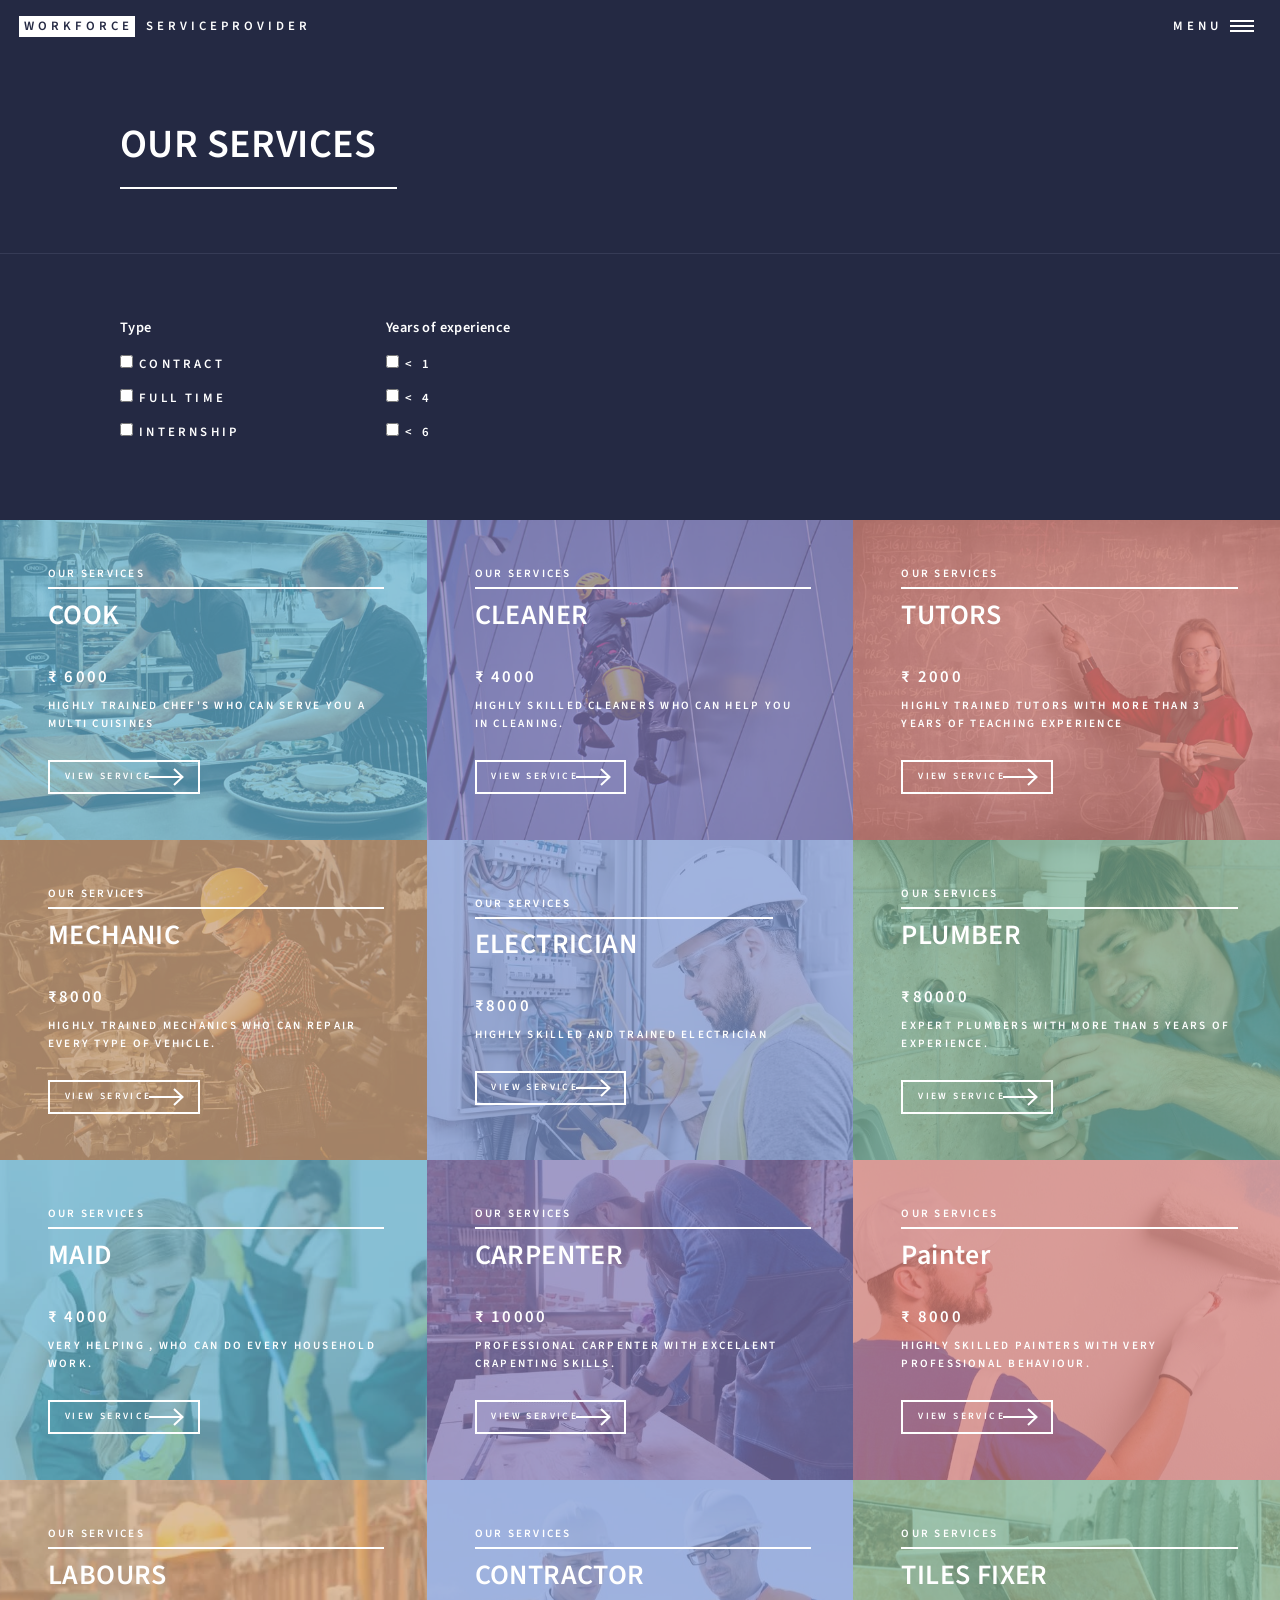
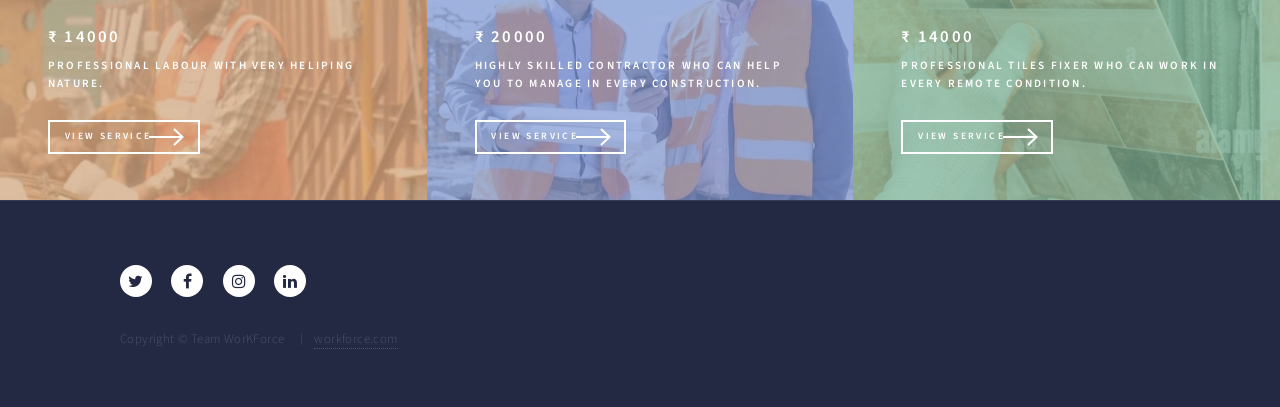
<file: jobs.html>
<!DOCTYPE HTML>
<html>
	<head>
		<title>Services | WorKForce</title>
		<meta charset="utf-8" />
		<meta name="viewport" content="width=device-width, initial-scale=1, user-scalable=no" />
		<link rel="stylesheet" href="assets/bootstrap/css/bootstrap.min.css" />
		<link rel="stylesheet" href="assets/css/main.css" />
		<noscript><link rel="stylesheet" href="assets/css/noscript.css" /></noscript>
	</head>
	<body class="is-preload">

		<!-- Wrapper -->
			<div id="wrapper">

				<!-- Header -->
				<header id="header" class="alt">
					<a href="index.html" class="logo"><strong>WorKForce</strong> <span>ServiceProvider</span></a>
					<nav>
						<a href="#menu">Menu</a>
					</nav>
				</header>

				<!-- Menu -->
				<nav id="menu">
					<ul class="links">
		                <li> <a href="index.html">Home </a> </li>

		                <li class="active"> <a href="jobs.html">Services</a> </li>

		                <li> <a href="blog.html">Blog</a> </li>

		                <li> <a href="about-us.html">About Us</a> </li>

		                <li><a href="team.html">Team</a></li>

		                <li><a href="testimonials.html">Testimonials</a></li>

		                <li><a href="contact.html">Contact Us</a></li>
            		</ul>
				</nav>

				<!-- Main -->
					<div id="main" class="alt">

						<!-- One -->
							<section id="one">
								<div class="inner">
									<header class="major">
										<h1>OUR SERVICES</h1>
									</header>
								</div>
							</section>

							<section>
								<div class="inner">
									<form method="post" action="#">
										<div class="fields">
											<div class="field quarter">
							                    <h5 style="margin-bottom: 15px">Type</h5>

												<div>
													<label>
														<input type="checkbox">

														<small>Contract </small>
													</label>
												</div>

												<div>
													<label>
														<input type="checkbox">

														<small>Full time </small>
													</label>
												</div>

												<div>
													<label>
														<input type="checkbox">

														<small>Internship </small>
													</label>
												</div>
							                </div>
											
									

											

											<div class="field quarter">
												<h5 style="margin-bottom: 15px">Years of experience</h5>

												<div>
													<label>
														<input type="checkbox">

														<small>&lt; 1 </small>
													</label>
												</div>

												<div>
													<label>
														<input type="checkbox">

														<small>&lt; 4 </small>
													</label>
												</div>

												<div>
													<label>
														<input type="checkbox">

														<small>&lt; 6 </small>
													</label>
												</div>
											</div>
										</div>
									</form>
								</div>
							</section>

							<!-- Featured Jobs -->
							<section class="tiles">
								<article>
									<span class="image">
										<img src="images/product-1-720x480.jpg" alt="" />
									</span>
		
									<header class="major">
										<p>
										   OUR SERVICES
										</p>
		
										<h3> COOK</h3>
		
										<p><strong> &#8377; 6000</strong></p>
		
										<p> HIGHLY TRAINED CHEF'S
										WHO CAN SERVE YOU A MULTI CUISINES</p>
		
										<div class="major-actions">
											<a href="job-details.html" class="button small next">View Service</a>
										</div>
									</header>
								</article>

								<article>
									<span class="image">
										<img src="images/product-2-720x480.jpg" alt="" />
									</span>
		
									<header class="major">
										<p>
											OUR SERVICES
										</p>
		
										<h3>CLEANER</h3>
		
										<p><strong> &#8377; 4000</strong></p>
		
										<p>  HIGHLY SKILLED CLEANERS
										 WHO CAN HELP YOU IN CLEANING.</p>
		
										<div class="major-actions">
											<a href="job-details.html" class="button small next">View Service</a>
										</div>
									</header>
								</article>

								<article>
									<span class="image">
										<img src="images/product-3-720x480.jpg" alt="" />
									</span>
		
									<header class="major">
										<p>
											OUR SERVICES
										</p>
		
										<h3> TUTORS</h3>
		
										<p><strong>&#8377; 2000</strong></p>
		
										<p> HIGHLY TRAINED TUTORS
										 WITH MORE THAN 3 YEARS OF TEACHING EXPERIENCE</p>
		
										<div class="major-actions">
											<a href="job-details.html" class="button small next">View Service</a>
										</div>
									</header>
								</article>
		
								<article>
									<span class="image">
										<img src="images/product-4-720x480.jpg" alt="" />
									</span>
		
									<header class="major">
										<p>
											OUR SERVICES
										</p>
		
										<h3>MECHANIC</h3>
		
										<p><strong>&#8377;8000</strong></p>
		
										<p> HIGHLY TRAINED MECHANICS
										 WHO CAN REPAIR EVERY TYPE OF VEHICLE. </p>
		
										<div class="major-actions">
											<a href="job-details.html" class="button small next">View Service</a>
										</div>
									</header>
								</article>
		
								<article>
									<span class="image">
										<img src="images/GUPTA-ELECTRICIAN.jpg" alt="" />
									</span>
		
									<header class="major">
										<p>
											OUR SERVICES
										</p>
		
										<h3>ELECTRICIAN</h3>
		
										<p><strong>&#8377;8000</strong></p>
		
										<p> HIGHLY SKILLED AND TRAINED ELECTRICIAN</p>
										
		
		
										<div class="major-actions">
											<a href="job-details.html" class="button small next">View Service</a>
										</div>
									</header>
								</article>
		
								<article>
									<span class="image">
										<img src="images/PRODUCT.jpg" alt="" />
									</span>
		
									<header class="major">
										<p>
											OUR SERVICES
										</p>
		
										<h3>PLUMBER</h3>
		
										<p><strong>&#8377;80000</strong></p>
		
										<p> EXPERT PLUMBERS
										WITH MORE THAN 5 YEARS OF EXPERIENCE. </p>
		
										<div class="major-actions">
											<a href="job-details.html" class="button small next">View Service</a>
										</div>
									</header>
								</article>
								<article>
									<span class="image">
										<img src="images/maid.jpeg" alt="" />
									</span>
		
									<header class="major">
										<p>
											OUR SERVICES
										</p>
		
										<h3>MAID</h3>
		
										<p><strong> &#8377; 4000</strong></p>
		
										<p> VERY HELPING , WHO CAN DO EVERY HOUSEHOLD WORK.
										 </p>
		
										<div class="major-actions">
											<a href="job-details.html" class="button small next">View Service</a>
										</div>
									</header>
								</article>
								<article>
									<span class="image">
										<img src="images/CARP.jpg" alt="" />
									</span>
		
									<header class="major">
										<p>
											OUR SERVICES
										</p>
		
										<h3>CARPENTER</h3>
		
										<p><strong> &#8377; 10000</strong></p>
		
										<p>PROFESSIONAL CARPENTER WITH EXCELLENT CRAPENTING SKILLS.
										 </p>
		
										<div class="major-actions">
											<a href="job-details.html" class="button small next">View Service</a>
										</div>
									</header>
								</article>
								<article>
									<span class="image">
										<img src="images/paint.jpeg" alt="" />
									</span>
		
									<header class="major">
										<p>
											OUR SERVICES
										</p>
		
										<h3>Painter</h3>
		
										<p><strong> &#8377; 8000</strong></p>
		
										<p>  HIGHLY SKILLED PAINTERS
										 WITH VERY PROFESSIONAL BEHAVIOUR.</p>
		
										<div class="major-actions">
											<a href="job-details.html" class="button small next">View Service</a>
										</div>
									</header>
								</article>
								<article>
									<span class="image">
										<img src="images/LABOU.jpg" alt="" />
									</span>
		
									<header class="major">
										<p>
											OUR SERVICES
										</p>
		
										<h3>LABOURS</h3>
		
										<p><strong> &#8377; 14000</strong></p>
		
										<p>PROFESSIONAL LABOUR WITH VERY HELIPING NATURE.</p>
		
										<div class="major-actions">
											<a href="job-details.html" class="button small next">View Service</a>
										</div>
									</header>
								</article>
								<article>
									<span class="image">
										<img src="images/CONTRACT.jpg" alt="" />
									</span>
		
									<header class="major">
										<p>
											OUR SERVICES
										</p>
		
										<h3>CONTRACTOR</h3>
		
										<p><strong> &#8377; 20000</strong></p>
		
										<p>  HIGHLY SKILLED CONTRACTOR 
											WHO CAN HELP YOU TO MANAGE IN EVERY CONSTRUCTION.
										 </p>
		
										<div class="major-actions">
											<a href="job-details.html" class="button small next">View Service</a>
										</div>
									</header>
								</article>
								<article>
									<span class="image">
										<img src="images/TILLL.jpg" alt="" />
									</span>
		
									<header class="major">
										<p>
											OUR SERVICES
										</p>
		
										<h3>TILES FIXER</h3>
		
										<p><strong> &#8377; 14000</strong></p>
		
										<p>  PROFESSIONAL TILES FIXER 
											WHO CAN WORK IN EVERY REMOTE CONDITION.
										 </p>
		
										<div class="major-actions">
											<a href="job-details.html" class="button small next">View Service</a>
										</div>
									</header>
								</article>
							</section>
					</div>

				<!-- Footer -->
				<footer id="footer">
					<div class="inner">
						<ul class="icons">
							<li><a href="#" class="icon alt fa-twitter"><span class="label">Twitter</span></a></li>
							<li><a href="#" class="icon alt fa-facebook"><span class="label">Facebook</span></a></li>
							<li><a href="#" class="icon alt fa-instagram"><span class="label">Instagram</span></a></li>
							<li><a href="#" class="icon alt fa-linkedin"><span class="label">LinkedIn</span></a></li>
						</ul>
						<ul class="copyright">
							<li>Copyright © Team WorKForce</li>
							<li> <a href="https://www.workforce.com/">workforce.com</a></li>
						</ul>
					</div>
				</footer>

			</div>

		<!-- Scripts -->
			<script src="assets/js/jquery.min.js"></script>
			<script src="assets/bootstrap/js/bootstrap.bundle.min.js"></script>
			<script src="assets/js/jquery.scrolly.min.js"></script>
			<script src="assets/js/jquery.scrollex.min.js"></script>
			<script src="assets/js/browser.min.js"></script>
			<script src="assets/js/breakpoints.min.js"></script>
			<script src="assets/js/util.js"></script>
			<script src="assets/js/main.js"></script>

	</body>
</html>
</file>
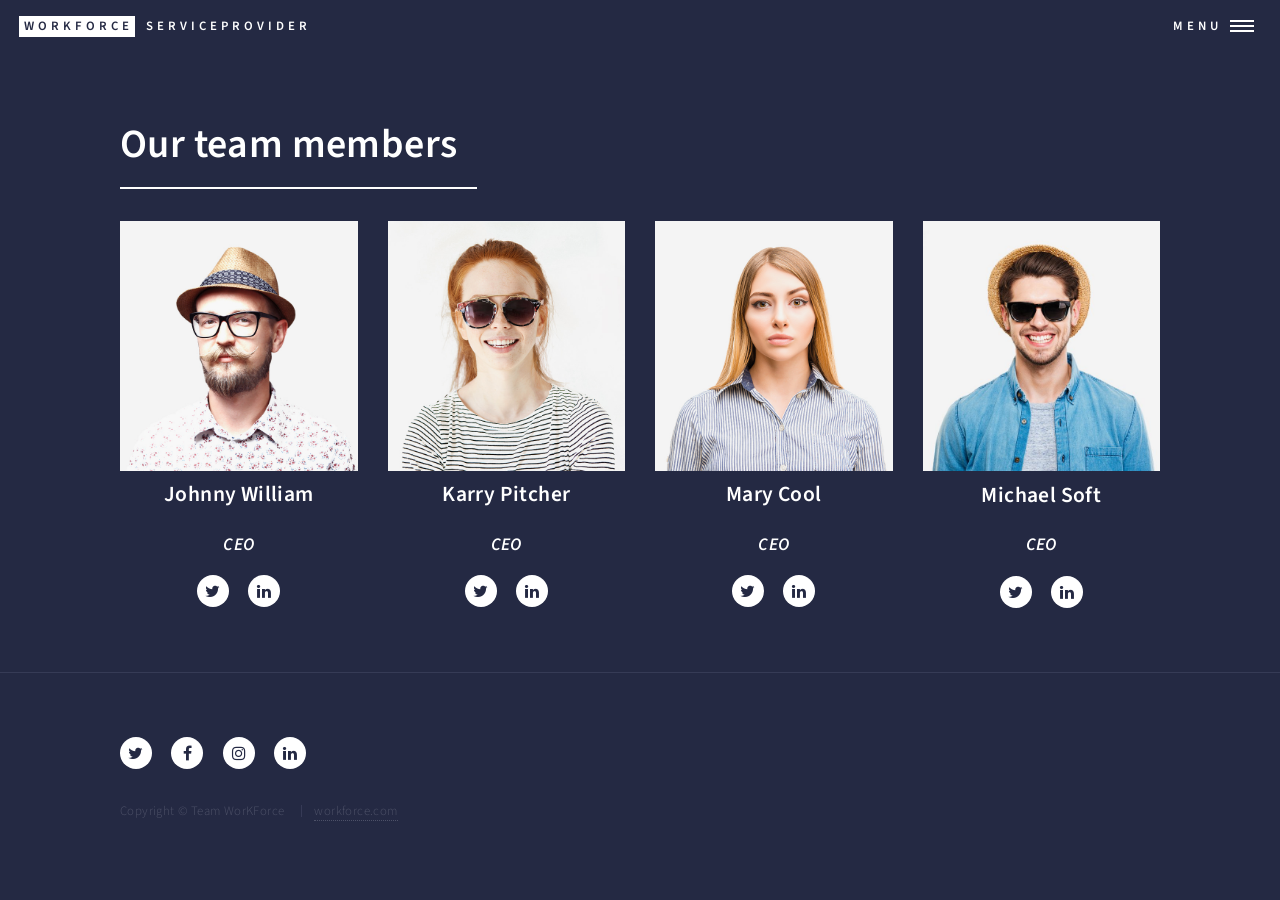
<file: team.html>
<!DOCTYPE HTML>
<html>
	<head>
		<title>TEAM | WorKForce</title>
		<meta charset="utf-8" />
		<meta name="viewport" content="width=device-width, initial-scale=1, user-scalable=no" />
		<link rel="stylesheet" href="assets/bootstrap/css/bootstrap.min.css" />
		<link rel="stylesheet" href="assets/css/main.css" />
		<noscript><link rel="stylesheet" href="assets/css/noscript.css" /></noscript>
	</head>
	<body class="is-preload">

		<!-- Wrapper -->
			<div id="wrapper">

				<!-- Header -->
				<header id="header" class="alt">
					<a href="index.html" class="logo"><strong>WorKForce</strong> <span>ServiceProvider</span></a>
					<nav>
						<a href="#menu">Menu</a>
					</nav>
				</header>

				<!-- Menu -->
				<nav id="menu">
					<ul class="links">
		                <li> <a href="index.html">Home </a> </li>

		                <li> <a href="jobs.html">Jobs</a> </li>

		                <li> <a href="blog.html">Blog</a> </li>

		                <li> <a href="about-us.html">About Us</a> </li>

		                <li class="active"><a href="team.html">Team</a></li>

		                <li><a href="testimonials.html">Testimonials</a></li>
		                
		                <li><a href="terms.html">Terms</a></li>

		                <li><a href="contact.html">Contact Us</a></li>
            		</ul>
				</nav>

				<!-- Main -->
					<div id="main" class="alt">

						<!-- One -->
							<section id="one">
								<div class="inner">
									<header class="major">
										<h1>Our team members</h1>
									</header>
									
									<div class="row">
										<div class="col-md-3 col-sm-6 co-xs-12 text-center">
											<img src="images/author-image-1-646x680.jpg" class="img-responsive" alt="">	

											<h3>Johnny William</h3>

											<h4><em>CEO</em></h4>

											<ul class="icons">
												<li><a href="#" class="icon alt fa-twitter"><span class="label">Twitter</span></a></li>
												<li><a href="#" class="icon alt fa-linkedin"><span class="label">LinkedIn</span></a></li>
											</ul>
										</div>

										<div class="col-md-3 col-sm-6 co-xs-12 text-center">
											<img src="images/author-image-2-646x680.jpg" class="img-responsive" alt="">	

											<h3>Karry Pitcher</h3>

											<h4><em>CEO</em></h4>

											<ul class="icons">
												<li><a href="#" class="icon alt fa-twitter"><span class="label">Twitter</span></a></li>
												<li><a href="#" class="icon alt fa-linkedin"><span class="label">LinkedIn</span></a></li>
											</ul>
										</div>

										<div class="col-md-3 col-sm-6 co-xs-12 text-center">
											<img src="images/author-image-3-646x680.jpg" class="img-responsive" alt="">	

											<h3>Mary Cool</h3>

											<h4><em>CEO</em></h4>

											<ul class="icons">
												<li><a href="#" class="icon alt fa-twitter"><span class="label">Twitter</span></a></li>
												<li><a href="#" class="icon alt fa-linkedin"><span class="label">LinkedIn</span></a></li>
											</ul>
										</div>

										<div class="col-md-3 col-sm-6 co-xs-12 text-center">
											<img src="images/author-image-4-646x680.jpg" class="img-responsive" alt="">	

											<h3>Michael Soft</h3>

											<h4><em>CEO</em></h4>

											<ul class="icons">
												<li><a href="#" class="icon alt fa-twitter"><span class="label">Twitter</span></a></li>
												<li><a href="#" class="icon alt fa-linkedin"><span class="label">LinkedIn</span></a></li>
											</ul>
										</div>

									</div>
								</div>
							</section>

					</div>

				<!-- Footer -->
				<footer id="footer">
					<div class="inner">
						<ul class="icons">
							<li><a href="#" class="icon alt fa-twitter"><span class="label">Twitter</span></a></li>
							<li><a href="#" class="icon alt fa-facebook"><span class="label">Facebook</span></a></li>
							<li><a href="#" class="icon alt fa-instagram"><span class="label">Instagram</span></a></li>
							<li><a href="#" class="icon alt fa-linkedin"><span class="label">LinkedIn</span></a></li>
						</ul>
						<ul class="copyright">
							<li>Copyright © Team WorKForce</li>
							<li> <a href="https://www.workforce.com/">workforce.com</a></li>
						</ul>
					</div>
				</footer>

			</div>

		<!-- Scripts -->
			<script src="assets/js/jquery.min.js"></script>
			<script src="assets/bootstrap/js/bootstrap.bundle.min.js"></script>
			<script src="assets/js/jquery.scrolly.min.js"></script>
			<script src="assets/js/jquery.scrollex.min.js"></script>
			<script src="assets/js/browser.min.js"></script>
			<script src="assets/js/breakpoints.min.js"></script>
			<script src="assets/js/util.js"></script>
			<script src="assets/js/main.js"></script>

	</body>
</html>
</file>
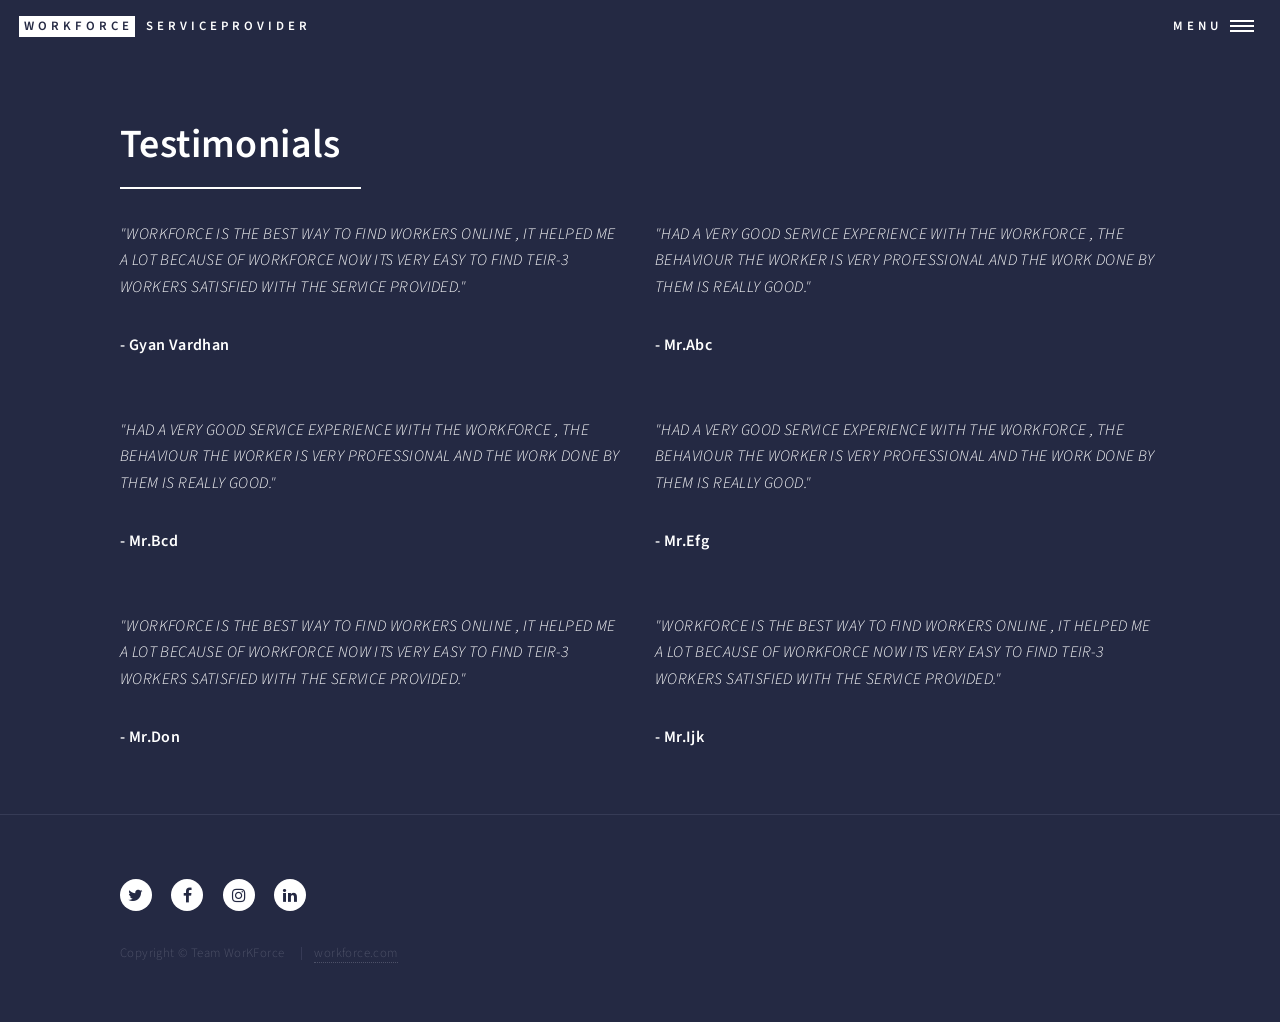
<file: testimonials.html>
<!DOCTYPE HTML>
<html>
	<head>
		<title>Testimonials | WorKForce</title>
		<meta charset="utf-8" />
		<meta name="viewport" content="width=device-width, initial-scale=1, user-scalable=no" />
		<link rel="stylesheet" href="assets/bootstrap/css/bootstrap.min.css" />
		<link rel="stylesheet" href="assets/css/main.css" />
		<noscript><link rel="stylesheet" href="assets/css/noscript.css" /></noscript>
	</head>
	<body class="is-preload">

		<!-- Wrapper -->
			<div id="wrapper">

				<!-- Header -->
				<header id="header" class="alt">
					<a href="index.html" class="logo"><strong>WorKForce</strong> <span>ServiceProvider</span></a>
					<nav>
						<a href="#menu">Menu</a>
					</nav>
				</header>

				<!-- Menu -->
				<nav id="menu">
					<ul class="links">
		                <li> <a href="index.html">Home </a> </li>

		                <li> <a href="jobs.html">Services</a> </li>

		                <li> <a href="blog.html">Blog</a> </li>

		                <li> <a href="about-us.html">About Us</a> </li>

		                <li><a href="team.html">Team</a></li>

		                <li class="active"><a href="testimonials.html">Testimonials</a></li>
		                
		               
		                <li><a href="contact.html">Contact Us</a></li>
            		</ul>
				</nav>

				<!-- Main -->
					<div id="main" class="alt">

						<!-- One -->
							<section id="one">
								<div class="inner">
									<header class="major">
										<h1>Testimonials</h1>
									</header>

									<div class="row">
										<div class="col-6">
											<p><em>"WORKFORCE IS THE BEST WAY TO FIND WORKERS ONLINE , IT HELPED ME A LOT BECAUSE OF WORKFORCE NOW ITS VERY EASY TO FIND TEIR-3 WORKERS  SATISFIED WITH THE SERVICE PROVIDED."</em></p>
											<p><strong>- Gyan Vardhan</strong></p>
											
										</div>

										<div class="col-6">
											<p><em>"HAD A VERY GOOD SERVICE EXPERIENCE WITH THE WORKFORCE , THE BEHAVIOUR THE WORKER IS VERY PROFESSIONAL AND THE WORK DONE BY THEM IS REALLY GOOD."</em></p>
											<p><strong>- Mr.Abc</strong></p>
										</div>
									</div>

									<br>

									<div class="row">
										<div class="col-6">
											<p><em>"HAD A VERY GOOD SERVICE EXPERIENCE WITH THE WORKFORCE , THE BEHAVIOUR THE WORKER IS VERY PROFESSIONAL AND THE WORK DONE BY THEM IS REALLY GOOD."</em></p>
											<p><strong>- Mr.Bcd</strong></p>
										</div>

										<div class="col-6">
											<p><em>"HAD A VERY GOOD SERVICE EXPERIENCE WITH THE WORKFORCE , THE BEHAVIOUR THE WORKER IS VERY PROFESSIONAL AND THE WORK DONE BY THEM IS REALLY GOOD."</em></p>
											<p><strong>- Mr.Efg</strong></p>
										</div>
									</div>

									<br>

									<div class="row">
										<div class="col-6">
											<p><em>"WORKFORCE IS THE BEST WAY TO FIND WORKERS ONLINE , IT HELPED ME A LOT BECAUSE OF WORKFORCE NOW ITS VERY EASY TO FIND TEIR-3 WORKERS  SATISFIED WITH THE SERVICE PROVIDED."</em></p>
											<p><strong>- Mr.Don</strong></p>
											
										</div>

										<div class="col-6">
											<p><em>"WORKFORCE IS THE BEST WAY TO FIND WORKERS ONLINE , IT HELPED ME A LOT BECAUSE OF WORKFORCE NOW ITS VERY EASY TO FIND TEIR-3 WORKERS  SATISFIED WITH THE SERVICE PROVIDED."</em></p>
											<p><strong>- Mr.Ijk</strong></p>
											
										</div>
									</div>
								</div>
							</section>

					</div>

				<!-- Footer -->
				<footer id="footer">
					<div class="inner">
						<ul class="icons">
							<li><a href="#" class="icon alt fa-twitter"><span class="label">Twitter</span></a></li>
							<li><a href="#" class="icon alt fa-facebook"><span class="label">Facebook</span></a></li>
							<li><a href="#" class="icon alt fa-instagram"><span class="label">Instagram</span></a></li>
							<li><a href="#" class="icon alt fa-linkedin"><span class="label">LinkedIn</span></a></li>
						</ul>
						<ul class="copyright">
							<li>Copyright © Team WorKForce</li>
							<li> <a href="https://www.workforce.com/">workforce.com</a></li>
						</ul>
					</div>
				</footer>

			</div>

		<!-- Scripts -->
			<script src="assets/js/jquery.min.js"></script>
			<script src="assets/bootstrap/js/bootstrap.bundle.min.js"></script>
			<script src="assets/js/jquery.scrolly.min.js"></script>
			<script src="assets/js/jquery.scrollex.min.js"></script>
			<script src="assets/js/browser.min.js"></script>
			<script src="assets/js/breakpoints.min.js"></script>
			<script src="assets/js/util.js"></script>
			<script src="assets/js/main.js"></script>

	</body>
</html>
</file>
<file: assets/css/noscript.css>
/*
	Forty by HTML5 UP
	html5up.net | @ajlkn
	Free for personal and commercial use under the CCA 3.0 license (html5up.net/license)
*/

/* Banner */

	body.is-preload #banner:after {
		opacity: 0.85;
	}

	body.is-preload #banner > .inner {
		-moz-filter: none;
		-webkit-filter: none;
		-ms-filter: none;
		filter: none;
		-moz-transform: none;
		-webkit-transform: none;
		-ms-transform: none;
		transform: none;
		opacity: 1;
	}
</file>
<file: assets/css/main.css>
@import url(font-awesome.min.css);
@import url("https://fonts.googleapis.com/css?family=Source+Sans+Pro:300,300italic,600,600italic");

html, body, div, span, applet, object,
iframe, h1, h2, h3, h4, h5, h6, p, blockquote,
pre, a, abbr, acronym, address, big, cite,
code, del, dfn, em, img, ins, kbd, q, s, samp,
small, strike, strong, sub, sup, tt, var, b,
u, i, center, dl, dt, dd, ol, ul, li, fieldset,
form, label, legend, table, caption, tbody,
tfoot, thead, tr, th, td, article, aside,
canvas, details, embed, figure, figcaption,
footer, header, hgroup, menu, nav, output, ruby,
section, summary, time, mark, audio, video {
	margin: 0;
	padding: 0;
	border: 0;
	font-size: 100%;
	font: inherit;
	vertical-align: baseline;}

article, aside, details, figcaption, figure,
footer, header, hgroup, menu, nav, section {
	display: block;}

body {
	line-height: 1;
}

ol, ul {
	list-style: none;
}

blockquote, q {
	quotes: none;
}

	blockquote:before, blockquote:after, q:before, q:after {
		content: '';
		content: none;
	}

table {
	border-collapse: collapse;
	border-spacing: 0;
}

body {
	-webkit-text-size-adjust: none;
}

mark {
	background-color: transparent;
	color: inherit;
}

input::-moz-focus-inner {
	border: 0;
	padding: 0;
}

/* Basic */

	@-ms-viewport {
		width: device-width;
	}

	body {
		-ms-overflow-style: scrollbar;
	}

	@media screen and (max-width: 480px) {

		html, body {
			min-width: 320px;
		}

	}

	html {
		box-sizing: border-box;
	}

	*, *:before, *:after {
		box-sizing: inherit;
	}

	body {
		background: #242943;
	}

		body.is-preload *, body.is-preload *:before, body.is-preload *:after {
			-moz-animation: none !important;
			-webkit-animation: none !important;
			-ms-animation: none !important;
			animation: none !important;
			-moz-transition: none !important;
			-webkit-transition: none !important;
			-ms-transition: none !important;
			transition: none !important;
		}

/* Type */

	body, input, select, textarea {
		color: #ffffff;
		font-family: "Source Sans Pro", Helvetica, sans-serif;
		font-size: 17pt;
		font-weight: 300;
		letter-spacing: 0.025em;
		line-height: 1.65;
	}

		@media screen and (max-width: 1680px) {

			body, input, select, textarea {
				font-size: 14pt;
			}

		}

		@media screen and (max-width: 1280px) {

			body, input, select, textarea {
				font-size: 12pt;
			}

		}

		@media screen and (max-width: 360px) {

			body, input, select, textarea {
				font-size: 11pt;
			}

		}

	a {
		-moz-transition: color 0.2s ease-in-out, border-bottom-color 0.2s ease-in-out;
		-webkit-transition: color 0.2s ease-in-out, border-bottom-color 0.2s ease-in-out;
		-ms-transition: color 0.2s ease-in-out, border-bottom-color 0.2s ease-in-out;
		transition: color 0.2s ease-in-out, border-bottom-color 0.2s ease-in-out;
		border-bottom: dotted 1px;
		color: inherit;
		text-decoration: none;
	}

		a:hover {
			border-bottom-color: transparent;
			color: #9bf1ff !important;
			text-decoration: none;
		}

		a:active {
			color: #53e3fb !important;
		}

	.links .active > a { color: #9bf1ff; }

	strong, b {
		color: #ffffff;
		font-weight: 600;
	}

	em, i {
		font-style: italic;
	}

	p {
		margin: 0 0 2em 0;
	}

	h1, h2, h3, h4, h5, h6 {
		color: #ffffff;
		font-weight: 600;
		line-height: 1.45;
		margin: 0 0 1em 0;
	}

		h1 a, h2 a, h3 a, h4 a, h5 a, h6 a {
			color: inherit;
			border-bottom: 0;
		}

	h1 {
		font-size: 2.5em;
	}

	h2 {
		font-size: 1.75em;
	}

	h3 {
		font-size: 1.35em;
	}

	h4 {
		font-size: 1.1em;
	}

	h5 {
		font-size: 0.9em;
	}

	h6 {
		font-size: 0.7em;
	}

	@media screen and (max-width: 736px) {

		h1 {
			font-size: 2em;
		}

		h2 {
			font-size: 1.5em;
		}

		h3 {
			font-size: 1.25em;
		}

	}

	hr {
		border: 0;
		border-bottom: solid 1px rgba(212, 212, 255, 0.1);
		margin: 2em 0;
	}

		hr.major {
			margin: 3em 0;
		}

	.align-left {
		text-align: left;
	}

	.align-center {
		text-align: center;
	}

	.align-right {
		text-align: right;
	}

/* Section/Article */

	section.special, article.special {
		text-align: center;
	}

	header.major {
		width: -moz-max-content;
		width: -webkit-max-content;
		width: -ms-max-content;
		width: max-content;
		margin-bottom: 2em;
	}

		header.major > :first-child {
			margin-bottom: 0;
			width: calc(100% + 0.5em);
		}

			header.major > :first-child:after {
				content: '';
				background-color: #ffffff;
				display: block;
				height: 2px;
				margin: 0.325em 0 0.5em 0;
				width: 100%;
			}

		header.major > p {
			font-size: 0.7em;
			font-weight: 600;
			letter-spacing: 0.20em;
			margin-bottom: 0.5em;
			text-transform: uppercase;
		}

		header.major > p strong{
			font-size: 1.5em;
		}

		header.major > .major-actions {
			padding-top: 1.3em;
		}

		body.is-ie header.major > :first-child:after {
			max-width: 9em;
		}

		body.is-ie header.major > h1:after {
			max-width: 100% !important;
		}

	@media screen and (max-width: 736px) {

		header.major > p br {
			display: none;
		}

	}

/* Form */

	form {
		margin: 0 0 2em 0;
	}

		form > :last-child {
			margin-bottom: 0;
		}

		form > .fields {
			display: -moz-flex;
			display: -webkit-flex;
			display: -ms-flex;
			display: flex;
			-moz-flex-wrap: wrap;
			-webkit-flex-wrap: wrap;
			-ms-flex-wrap: wrap;
			flex-wrap: wrap;
			width: calc(100% + 3em);
			margin: -1.5em 0 2em -1.5em;
		}

			form > .fields > .field {
				-moz-flex-grow: 0;
				-webkit-flex-grow: 0;
				-ms-flex-grow: 0;
				flex-grow: 0;
				-moz-flex-shrink: 0;
				-webkit-flex-shrink: 0;
				-ms-flex-shrink: 0;
				flex-shrink: 0;
				padding: 1.5em 0 0 1.5em;
				width: calc(100% - 1.5em);
			}

				form > .fields > .field.half {
					width: calc(50% - 0.75em);
				}

				form > .fields > .field.third {
					width: calc(100%/3 - 0.5em);
				}

				form > .fields > .field.quarter {
					width: calc(25% - 0.375em);
				}

		@media screen and (max-width: 480px) {

			form > .fields {
				width: calc(100% + 3em);
				margin: -1.5em 0 2em -1.5em;
			}

				form > .fields > .field {
					padding: 1.5em 0 0 1.5em;
					width: calc(100% - 1.5em);
				}

					form > .fields > .field.half {
						width: calc(100% - 1.5em);
					}

					form > .fields > .field.third {
						width: calc(100% - 1.5em);
					}

					form > .fields > .field.quarter {
						width: calc(100% - 1.5em);
					}

		}

	label {
		color: #ffffff;
		display: block;
		font-size: 0.8em;
		font-weight: 600;
		letter-spacing: 0.25em;
		margin: 0 0 1em 0;
		text-transform: uppercase;
	}

	input[type="text"],
	input[type="password"],
	input[type="email"],
	input[type="tel"],
	input[type="search"],
	input[type="url"],
	select,
	textarea {
		-moz-appearance: none;
		-webkit-appearance: none;
		-ms-appearance: none;
		appearance: none;
		background: rgba(212, 212, 255, 0.035);
		border: none;
		border-radius: 0;
		color: inherit;
		display: block;
		outline: 0;
		padding: 0 1em;
		text-decoration: none;
		width: 100%;
	}

		input[type="text"]:invalid,
		input[type="password"]:invalid,
		input[type="email"]:invalid,
		input[type="tel"]:invalid,
		input[type="search"]:invalid,
		input[type="url"]:invalid,
		select:invalid,
		textarea:invalid {
			box-shadow: none;
		}

		input[type="text"]:focus,
		input[type="password"]:focus,
		input[type="email"]:focus,
		input[type="tel"]:focus,
		input[type="search"]:focus,
		input[type="url"]:focus,
		select:focus,
		textarea:focus {
			border-color: #9bf1ff;
			box-shadow: 0 0 0 2px #9bf1ff;
		}

	select {
		background-image: url("data:image/svg+xml;charset=utf8,%3Csvg xmlns='http://www.w3.org/2000/svg' width='40' height='40' preserveAspectRatio='none' viewBox='0 0 40 40'%3E%3Cpath d='M9.4,12.3l10.4,10.4l10.4-10.4c0.2-0.2,0.5-0.4,0.9-0.4c0.3,0,0.6,0.1,0.9,0.4l3.3,3.3c0.2,0.2,0.4,0.5,0.4,0.9 c0,0.4-0.1,0.6-0.4,0.9L20.7,31.9c-0.2,0.2-0.5,0.4-0.9,0.4c-0.3,0-0.6-0.1-0.9-0.4L4.3,17.3c-0.2-0.2-0.4-0.5-0.4-0.9 c0-0.4,0.1-0.6,0.4-0.9l3.3-3.3c0.2-0.2,0.5-0.4,0.9-0.4S9.1,12.1,9.4,12.3z' fill='rgba(212, 212, 255, 0.1)' /%3E%3C/svg%3E");
		background-size: 1.25rem;
		background-repeat: no-repeat;
		background-position: calc(100% - 1rem) center;
		height: 2.75em;
		padding-right: 2.75em;
		text-overflow: ellipsis;
	}

		select option {
			color: #ffffff;
			background: #242943;
		}

		select:focus::-ms-value {
			background-color: transparent;
		}

		select::-ms-expand {
			display: none;
		}

	input[type="text"],
	input[type="password"],
	input[type="email"],
	input[type="tel"],
	input[type="search"],
	input[type="url"],
	select {
		height: 2.75em;
	}

	textarea {
		padding: 0.75em 1em;
	}

	::-webkit-input-placeholder {
		color: rgba(244, 244, 255, 0.2) !important;
		opacity: 1.0;
	}

	:-moz-placeholder {
		color: rgba(244, 244, 255, 0.2) !important;
		opacity: 1.0;
	}

	::-moz-placeholder {
		color: rgba(244, 244, 255, 0.2) !important;
		opacity: 1.0;
	}

	:-ms-input-placeholder {
		color: rgba(244, 244, 255, 0.2) !important;
		opacity: 1.0;
	}

/* Box */

	.box {
		border: solid 1px rgba(212, 212, 255, 0.1);
		padding: 10px 15px;
		margin-bottom: 2em;
		max-height: 280px; 
		overflow: auto;
	}

		.box > :last-child,
		.box > :last-child > :last-child,
		.box > :last-child > :last-child > :last-child {
			margin-bottom: 0;
		}

		.box.alt {
			border: 0;
			border-radius: 0;
			padding: 0;
		}

/* Icon */

	.icon {
		text-decoration: none;
		border-bottom: none;
		position: relative;
	}

		.icon:before {
			-moz-osx-font-smoothing: grayscale;
			-webkit-font-smoothing: antialiased;
			font-family: FontAwesome;
			font-style: normal;
			font-weight: normal;
			text-transform: none !important;
		}

		.icon > .label {
			display: none;
		}

		.icon.alt:before {
			background-color: #ffffff;
			border-radius: 100%;
			color: #242943;
			display: inline-block;
			height: 2em;
			line-height: 2em;
			text-align: center;
			width: 2em;
		}

	a.icon.alt:before {
		-moz-transition: background-color 0.2s ease-in-out;
		-webkit-transition: background-color 0.2s ease-in-out;
		-ms-transition: background-color 0.2s ease-in-out;
		transition: background-color 0.2s ease-in-out;
	}

	a.icon.alt:hover:before {
		background-color: #6fc3df;
	}

	a.icon.alt:active:before {
		background-color: #37a6cb;
	}

/* Image */

	.image {
		border: 0;
		display: inline-block;
		position: relative;
	}

		.image img {
			display: block;
		}

		.image.left, .image.right {
			max-width: 30%;
		}

			.image.left img, .image.right img {
				width: 100%;
			}

		.image.left {
			float: left;
			margin: 0 1.5em 1.25em 0;
			top: 0.25em;
		}

		.image.right {
			float: right;
			margin: 0 0 1.25em 1.5em;
			top: 0.25em;
		}

		.image.fit {
			display: block;
			margin: 0 0 2em 0;
			width: 100%;
		}

			.image.fit img {
				width: 100%;
			}

		.image.main {
			display: block;
			margin: 2.5em 0;
			width: 100%;
		}

			.image.main img {
				width: 100%;
			}

			@media screen and (max-width: 736px) {

				.image.main {
					margin: 1.5em 0;
				}

			}

/* List */

	ol {
		list-style: decimal;
		margin: 0 0 2em 0;
		padding-left: 1.25em;
	}

		ol li {
			padding-left: 0.25em;
		}

	ul {
		list-style: disc;
		margin: 0 0 2em 0;
		padding-left: 1em;
	}

		ul li {
			padding-left: 0.5em;
		}

		ul.alt {
			list-style: none;
			padding-left: 0;
		}

			ul.alt li {
				border-top: solid 1px rgba(212, 212, 255, 0.1);
				padding: 0.5em 0;
			}

				ul.alt li:first-child {
					border-top: 0;
					padding-top: 0;
				}

	dl {
		margin: 0 0 2em 0;
	}

		dl dt {
			display: block;
			font-weight: 600;
			margin: 0 0 1em 0;
		}

		dl dd {
			margin-left: 2em;
		}

/* Actions */

	ul.actions {
		display: -moz-flex;
		display: -webkit-flex;
		display: -ms-flex;
		display: flex;
		cursor: default;
		list-style: none;
		margin-left: -1em;
		padding-left: 0;
	}

		ul.actions li {
			padding: 0 0 0 1em;
			vertical-align: middle;
		}

		ul.actions.special {
			-moz-justify-content: center;
			-webkit-justify-content: center;
			-ms-justify-content: center;
			justify-content: center;
			width: 100%;
			margin-left: 0;
		}

			ul.actions.special li:first-child {
				padding-left: 0;
			}

		ul.actions.stacked {
			-moz-flex-direction: column;
			-webkit-flex-direction: column;
			-ms-flex-direction: column;
			flex-direction: column;
			margin-left: 0;
		}

			ul.actions.stacked li {
				padding: 1.3em 0 0 0;
			}

				ul.actions.stacked li:first-child {
					padding-top: 0;
				}

		ul.actions.fit {
			width: calc(100% + 1em);
		}

			ul.actions.fit li {
				-moz-flex-grow: 1;
				-webkit-flex-grow: 1;
				-ms-flex-grow: 1;
				flex-grow: 1;
				-moz-flex-shrink: 1;
				-webkit-flex-shrink: 1;
				-ms-flex-shrink: 1;
				flex-shrink: 1;
				width: 100%;
			}

				ul.actions.fit li > * {
					width: 100%;
				}

			ul.actions.fit.stacked {
				width: 100%;
			}

/* Icons */

	ul.icons {
		cursor: default;
		list-style: none;
		padding-left: 0;
	}

		ul.icons li {
			display: inline-block;
			padding: 0 1em 0 0;
		}

			ul.icons li:last-child {
				padding-right: 0;
			}

		@media screen and (max-width: 736px) {

			ul.icons li {
				padding: 0 0.75em 0 0;
			}

		}

/* Pagination */

	ul.pagination {
		cursor: default;
		list-style: none;
		padding-left: 0;
	}

		ul.pagination li {
			display: inline-block;
			padding-left: 0;
			vertical-align: middle;
		}

			ul.pagination li > .page {
				-moz-transition: background-color 0.2s ease-in-out, color 0.2s ease-in-out;
				-webkit-transition: background-color 0.2s ease-in-out, color 0.2s ease-in-out;
				-ms-transition: background-color 0.2s ease-in-out, color 0.2s ease-in-out;
				transition: background-color 0.2s ease-in-out, color 0.2s ease-in-out;
				border-bottom: 0;
				display: inline-block;
				font-size: 0.8em;
				font-weight: 600;
				height: 1.5em;
				line-height: 1.5em;
				margin: 0 0.125em;
				min-width: 1.5em;
				padding: 0 0.5em;
				text-align: center;
			}

				ul.pagination li > .page.active {
					background-color: #ffffff;
					color: #242943;
				}

					ul.pagination li > .page.active:hover {
						background-color: #9bf1ff;
						color: #242943 !important;
					}

					ul.pagination li > .page.active:active {
						background-color: #53e3fb;
					}

			ul.pagination li:first-child {
				padding-right: 0.75em;
			}

			ul.pagination li:last-child {
				padding-left: 0.75em;
			}

		@media screen and (max-width: 480px) {

			ul.pagination li:nth-child(n+2):nth-last-child(n+2) {
				display: none;
			}

			ul.pagination li:first-child {
				padding-right: 0;
			}

		}

/* Button */

	input[type="submit"],
	input[type="reset"],
	input[type="button"],
	button,
	.button {
		-moz-appearance: none;
		-webkit-appearance: none;
		-ms-appearance: none;
		appearance: none;
		-moz-transition: background-color 0.2s ease-in-out, box-shadow 0.2s ease-in-out, color 0.2s ease-in-out;
		-webkit-transition: background-color 0.2s ease-in-out, box-shadow 0.2s ease-in-out, color 0.2s ease-in-out;
		-ms-transition: background-color 0.2s ease-in-out, box-shadow 0.2s ease-in-out, color 0.2s ease-in-out;
		transition: background-color 0.2s ease-in-out, box-shadow 0.2s ease-in-out, color 0.2s ease-in-out;
		background-color: transparent;
		border: 0;
		border-radius: 0;
		box-shadow: inset 0 0 0 2px #ffffff;
		color: #ffffff;
		cursor: pointer;
		display: inline-block;
		font-size: 0.8em;
		font-weight: 600;
		height: 3.5em;
		letter-spacing: 0.25em;
		line-height: 3.5em;
		padding: 0 1.75em;
		text-align: center;
		text-decoration: none;
		text-transform: uppercase;
		white-space: nowrap;
	}

		input[type="submit"]:hover, input[type="submit"]:active,
		input[type="reset"]:hover,
		input[type="reset"]:active,
		input[type="button"]:hover,
		input[type="button"]:active,
		button:hover,
		button:active,
		.button:hover,
		.button:active {
			box-shadow: inset 0 0 0 2px #9bf1ff;
			color: #9bf1ff;
		}

		input[type="submit"]:active,
		input[type="reset"]:active,
		input[type="button"]:active,
		button:active,
		.button:active {
			background-color: rgba(155, 241, 255, 0.1);
			box-shadow: inset 0 0 0 2px #53e3fb;
			color: #53e3fb;
		}

		input[type="submit"].icon:before,
		input[type="reset"].icon:before,
		input[type="button"].icon:before,
		button.icon:before,
		.button.icon:before {
			margin-right: 0.5em;
		}

		input[type="submit"].fit,
		input[type="reset"].fit,
		input[type="button"].fit,
		button.fit,
		.button.fit {
			width: 100%;
		}

		input[type="submit"].small,
		input[type="reset"].small,
		input[type="button"].small,
		button.small,
		.button.small {
			font-size: 0.6em;
		}

		input[type="submit"].large,
		input[type="reset"].large,
		input[type="button"].large,
		button.large,
		.button.large {
			font-size: 1.25em;
			height: 3em;
			line-height: 3em;
		}

		input[type="submit"].next,
		input[type="reset"].next,
		input[type="button"].next,
		button.next,
		.button.next {
			padding-right: 4.5em;
			position: relative;
		}

			input[type="submit"].next:before, input[type="submit"].next:after,
			input[type="reset"].next:before,
			input[type="reset"].next:after,
			input[type="button"].next:before,
			input[type="button"].next:after,
			button.next:before,
			button.next:after,
			.button.next:before,
			.button.next:after {
				-moz-transition: opacity 0.2s ease-in-out;
				-webkit-transition: opacity 0.2s ease-in-out;
				-ms-transition: opacity 0.2s ease-in-out;
				transition: opacity 0.2s ease-in-out;
				background-position: center right;
				background-repeat: no-repeat;
				background-size: 36px 24px;
				content: '';
				display: block;
				height: 100%;
				position: absolute;
				right: 1.5em;
				top: 0;
				vertical-align: middle;
				width: 36px;
			}

			input[type="submit"].next:before,
			input[type="reset"].next:before,
			input[type="button"].next:before,
			button.next:before,
			.button.next:before {
				background-image: url("data:image/svg+xml;charset=utf8,%3Csvg xmlns='http://www.w3.org/2000/svg' xmlns:xlink='http://www.w3.org/1999/xlink' width='36px' height='24px' viewBox='0 0 36 24' zoomAndPan='disable'%3E%3Cstyle%3Eline %7B stroke: %23ffffff%3B stroke-width: 2px%3B %7D%3C/style%3E%3Cline x1='0' y1='12' x2='34' y2='12' /%3E%3Cline x1='25' y1='4' x2='34' y2='12.5' /%3E%3Cline x1='25' y1='20' x2='34' y2='11.5' /%3E%3C/svg%3E");
			}

			input[type="submit"].next:after,
			input[type="reset"].next:after,
			input[type="button"].next:after,
			button.next:after,
			.button.next:after {
				background-image: url("data:image/svg+xml;charset=utf8,%3Csvg xmlns='http://www.w3.org/2000/svg' xmlns:xlink='http://www.w3.org/1999/xlink' width='36px' height='24px' viewBox='0 0 36 24' zoomAndPan='disable'%3E%3Cstyle%3Eline %7B stroke: %239bf1ff%3B stroke-width: 2px%3B %7D%3C/style%3E%3Cline x1='0' y1='12' x2='34' y2='12' /%3E%3Cline x1='25' y1='4' x2='34' y2='12.5' /%3E%3Cline x1='25' y1='20' x2='34' y2='11.5' /%3E%3C/svg%3E");
				opacity: 0;
				z-index: 1;
			}

			input[type="submit"].next:hover:after, input[type="submit"].next:active:after,
			input[type="reset"].next:hover:after,
			input[type="reset"].next:active:after,
			input[type="button"].next:hover:after,
			input[type="button"].next:active:after,
			button.next:hover:after,
			button.next:active:after,
			.button.next:hover:after,
			.button.next:active:after {
				opacity: 1;
			}

			@media screen and (max-width: 1280px) {

				input[type="submit"].next,
				input[type="reset"].next,
				input[type="button"].next,
				button.next,
				.button.next {
					padding-right: 5em;
				}

			}

		input[type="submit"].primary,
		input[type="reset"].primary,
		input[type="button"].primary,
		button.primary,
		.button.primary {
			background-color: #ffffff;
			box-shadow: none;
			color: #242943;
		}

			input[type="submit"].primary:hover, input[type="submit"].primary:active,
			input[type="reset"].primary:hover,
			input[type="reset"].primary:active,
			input[type="button"].primary:hover,
			input[type="button"].primary:active,
			button.primary:hover,
			button.primary:active,
			.button.primary:hover,
			.button.primary:active {
				background-color: #9bf1ff;
				color: #242943 !important;
			}

			input[type="submit"].primary:active,
			input[type="reset"].primary:active,
			input[type="button"].primary:active,
			button.primary:active,
			.button.primary:active {
				background-color: #53e3fb;
			}

		input[type="submit"].disabled, input[type="submit"]:disabled,
		input[type="reset"].disabled,
		input[type="reset"]:disabled,
		input[type="button"].disabled,
		input[type="button"]:disabled,
		button.disabled,
		button:disabled,
		.button.disabled,
		.button:disabled {
			pointer-events: none;
			cursor: default;
			opacity: 0.25;
		}

/* Tiles */

	.tiles {
		display: -moz-flex;
		display: -webkit-flex;
		display: -ms-flex;
		display: flex;
		-moz-flex-wrap: wrap;
		-webkit-flex-wrap: wrap;
		-ms-flex-wrap: wrap;
		flex-wrap: wrap;
		border-top: 0 !important;
	}

		.tiles + * {
			border-top: 0 !important;
		}

		.tiles article {
			-moz-align-items: center;
			-webkit-align-items: center;
			-ms-align-items: center;
			align-items: center;
			display: -moz-flex;
			display: -webkit-flex;
			display: -ms-flex;
			display: flex;
			-moz-transition: -moz-transform 0.25s ease, opacity 0.25s ease, -moz-filter 1s ease, -webkit-filter 1s ease;
			-webkit-transition: -webkit-transform 0.25s ease, opacity 0.25s ease, -webkit-filter 1s ease, -webkit-filter 1s ease;
			-ms-transition: -ms-transform 0.25s ease, opacity 0.25s ease, -ms-filter 1s ease, -webkit-filter 1s ease;
			transition: transform 0.25s ease, opacity 0.25s ease, filter 1s ease, -webkit-filter 1s ease;
			padding: 4em 4em 2em 4em ;
			background-position: center;
			background-repeat: no-repeat;
			background-size: cover;
			cursor: default;
			height: 40vh;
			max-height: 40em;
			min-height: 23em;
			overflow: hidden;
			position: relative;
			width: 33.3333%;
		}

			.tiles article .image {
				display: none;
			}

			.tiles article header {
				position: relative;
				z-index: 3;
			}

			.tiles article h3 {
				font-size: 1.75em;
			}

				.tiles article h3 a:hover {
					color: inherit !important;
				}

			.tiles article .link.primary {
				border: 0;
				height: 100%;
				left: 0;
				position: absolute;
				top: 0;
				width: 100%;
				z-index: 4;
			}

			.tiles article:before {
				-moz-transition: opacity 0.5s ease;
				-webkit-transition: opacity 0.5s ease;
				-ms-transition: opacity 0.5s ease;
				transition: opacity 0.5s ease;
				bottom: 0;
				content: '';
				display: block;
				height: 100%;
				left: 0;
				opacity: 0.65;
				position: absolute;
				width: 100%;
				z-index: 2;
			}

			.tiles article:after {
				background-color: rgba(36, 41, 67, 0.25);
				content: '';
				display: block;
				height: 100%;
				left: 0;
				position: absolute;
				top: 0;
				width: 100%;
				z-index: 1;
			}

			.tiles article:hover:before {
				opacity: 0;
			}

			.tiles article:hover { text-shadow: 0 0 2px #292929, 0 0 2px #292929; }

			.tiles article.is-transitioning {
				-moz-transform: scale(0.95);
				-webkit-transform: scale(0.95);
				-ms-transform: scale(0.95);
				transform: scale(0.95);
				-moz-filter: blur(0.5em);
				-webkit-filter: blur(0.5em);
				-ms-filter: blur(0.5em);
				filter: blur(0.5em);
				opacity: 0;
			}

			.tiles article:nth-child(6n - 5):before {
				background-color: #6fc3df;
			}

			.tiles article:nth-child(6n - 4):before {
				background-color: #8d82c4;
			}

			.tiles article:nth-child(6n - 3):before {
				background-color: #ec8d81;
			}

			.tiles article:nth-child(6n - 2):before {
				background-color: #e7b788;
			}

			.tiles article:nth-child(6n - 1):before {
				background-color: #8ea9e8;
			}

			.tiles article:nth-child(6n):before {
				background-color: #87c5a4;
			}

		@media screen and (max-width: 1280px) {

			.tiles article {
				padding: 4em 3em 2em 3em ;
				height: 30vh;
				max-height: 30em;
				min-height: 20em;
			}

		}

		@media screen and (max-width: 980px) {

			.tiles article {
				width: 50% !important;
			}

		}

		@media screen and (max-width: 736px) {

			.tiles article {
				padding: 3em 1.5em 1em 1.5em ;
				height: 16em;
				max-height: none;
				min-height: 0;
			}

				.tiles article h3 {
					font-size: 1.5em;
				}

		}

		@media screen and (max-width: 480px) {

			.tiles {
				display: block;
			}

				.tiles article {
					height: 20em;
					width: 100% !important;
				}

		}

/* Contact Method */

	.contact-method {
		margin: 0 0 2em 0;
		padding-left: 3.25em;
		position: relative;
	}

		.contact-method .icon {
			left: 0;
			position: absolute;
			top: 0;
		}

		.contact-method h3 {
			margin: 0 0 0.5em 0;
		}

/* Spotlights */

	.spotlights {
		border-top: 0 !important;
	}

		.spotlights + * {
			border-top: 0 !important;
		}

		.spotlights > section {
			display: -moz-flex;
			display: -webkit-flex;
			display: -ms-flex;
			display: flex;
			-moz-flex-direction: row;
			-webkit-flex-direction: row;
			-ms-flex-direction: row;
			flex-direction: row;
			background-color: #2e3450;
		}

			.spotlights > section > .image {
				background-position: center center;
				background-size: cover;
				border-radius: 0;
				display: block;
				position: relative;
				width: 30%;
			}

				.spotlights > section > .image img {
					border-radius: 0;
					display: block;
					width: 100%;
				}

				.spotlights > section > .image:before {
					background: rgba(36, 41, 67, 0.9);
					content: '';
					display: block;
					height: 100%;
					left: 0;
					opacity: 0;
					position: absolute;
					top: 0;
					width: 100%;
				}

			.spotlights > section > .content {
				display: -moz-flex;
				display: -webkit-flex;
				display: -ms-flex;
				display: flex;
				-moz-flex-direction: column;
				-webkit-flex-direction: column;
				-ms-flex-direction: column;
				flex-direction: column;
				-moz-justify-content: center;
				-webkit-justify-content: center;
				-ms-justify-content: center;
				justify-content: center;
				-moz-align-items: center;
				-webkit-align-items: center;
				-ms-align-items: center;
				align-items: center;
				padding: 2em 3em 0.1em 3em ;
				width: 70%;
			}

				.spotlights > section > .content > .inner {
					margin: 0 auto;
					max-width: 100%;
					width: 65em;
				}

			.spotlights > section:nth-child(2n) {
				-moz-flex-direction: row-reverse;
				-webkit-flex-direction: row-reverse;
				-ms-flex-direction: row-reverse;
				flex-direction: row-reverse;
				background-color: #333856;
			}

				.spotlights > section:nth-child(2n) > .content {
					-moz-align-items: -moz-flex-end;
					-webkit-align-items: -webkit-flex-end;
					-ms-align-items: -ms-flex-end;
					align-items: flex-end;
				}

		@media screen and (max-width: 1680px) {

			.spotlights > section > .image {
				width: 40%;
			}

			.spotlights > section > .content {
				width: 60%;
			}

		}

		@media screen and (max-width: 1280px) {

			.spotlights > section > .image {
				width: 45%;
			}

			.spotlights > section > .content {
				width: 55%;
			}

		}

		@media screen and (max-width: 980px) {

			.spotlights > section {
				display: block;
			}

				.spotlights > section > .image {
					width: 100%;
				}

				.spotlights > section > .content {
					padding: 4em 3em 2em 3em ;
					width: 100%;
				}

		}

		@media screen and (max-width: 736px) {

			.spotlights > section > .content {
				padding: 3em 1.5em 1em 1.5em ;
			}

		}

/* Header */

	@-moz-keyframes reveal-header {
		0% {
			top: -4em;
			opacity: 0;
		}

		100% {
			top: 0;
			opacity: 1;
		}
	}

	@-webkit-keyframes reveal-header {
		0% {
			top: -4em;
			opacity: 0;
		}

		100% {
			top: 0;
			opacity: 1;
		}
	}

	@-ms-keyframes reveal-header {
		0% {
			top: -4em;
			opacity: 0;
		}

		100% {
			top: 0;
			opacity: 1;
		}
	}

	@keyframes reveal-header {
		0% {
			top: -4em;
			opacity: 0;
		}

		100% {
			top: 0;
			opacity: 1;
		}
	}

	#header {
		display: -moz-flex;
		display: -webkit-flex;
		display: -ms-flex;
		display: flex;
		background-color: #2a2f4a;
		box-shadow: 0 0 0.25em 0 rgba(0, 0, 0, 0.15);
		cursor: default;
		font-weight: 600;
		height: 3.25em;
		left: 0;
		letter-spacing: 0.25em;
		line-height: 3.25em;
		margin: 0;
		position: fixed;
		text-transform: uppercase;
		top: 0;
		width: 100%;
		z-index: 10000;
	}

		#header .logo {
			border: 0;
			display: inline-block;
			font-size: 0.8em;
			height: inherit;
			line-height: inherit;
			padding: 0 1.5em;
		}

			#header .logo strong {
				-moz-transition: background-color 0.2s ease-in-out, color 0.2s ease-in-out;
				-webkit-transition: background-color 0.2s ease-in-out, color 0.2s ease-in-out;
				-ms-transition: background-color 0.2s ease-in-out, color 0.2s ease-in-out;
				transition: background-color 0.2s ease-in-out, color 0.2s ease-in-out;
				background-color: #ffffff;
				color: #242943;
				display: inline-block;
				line-height: 1.65em;
				margin-right: 0.325em;
				padding: 0 0.125em 0 0.375em;
			}

			#header .logo:hover strong {
				background-color: #9bf1ff;
			}

			#header .logo:active strong {
				background-color: #53e3fb;
			}

		#header nav {
			display: -moz-flex;
			display: -webkit-flex;
			display: -ms-flex;
			display: flex;
			-moz-justify-content: -moz-flex-end;
			-webkit-justify-content: -webkit-flex-end;
			-ms-justify-content: -ms-flex-end;
			justify-content: flex-end;
			-moz-flex-grow: 1;
			-webkit-flex-grow: 1;
			-ms-flex-grow: 1;
			flex-grow: 1;
			height: inherit;
			line-height: inherit;
		}

			#header nav a {
				border: 0;
				display: block;
				font-size: 0.8em;
				height: inherit;
				line-height: inherit;
				padding: 0 0.75em;
				position: relative;
				vertical-align: middle;
			}

				#header nav a:last-child {
					padding-right: 1.5em;
				}

				#header nav a[href="#menu"] {
					padding-right: 3.325em !important;
				}

					#header nav a[href="#menu"]:before, #header nav a[href="#menu"]:after {
						background-image: url("data:image/svg+xml;charset=utf8,%3Csvg xmlns='http://www.w3.org/2000/svg' width='24' height='32' viewBox='0 0 24 32' preserveAspectRatio='none'%3E%3Cstyle%3Eline %7B stroke-width: 2px%3B stroke: %23ffffff%3B %7D%3C/style%3E%3Cline x1='0' y1='11' x2='24' y2='11' /%3E%3Cline x1='0' y1='21' x2='24' y2='21' /%3E%3Cline x1='0' y1='16' x2='24' y2='16' /%3E%3C/svg%3E");
						background-position: center;
						background-repeat: no-repeat;
						background-size: 24px 32px;
						content: '';
						display: block;
						height: 100%;
						position: absolute;
						right: 1.5em;
						top: 0;
						vertical-align: middle;
						width: 24px;
					}

					#header nav a[href="#menu"]:after {
						-moz-transition: opacity 0.2s ease-in-out;
						-webkit-transition: opacity 0.2s ease-in-out;
						-ms-transition: opacity 0.2s ease-in-out;
						transition: opacity 0.2s ease-in-out;
						background-image: url("data:image/svg+xml;charset=utf8,%3Csvg xmlns='http://www.w3.org/2000/svg' width='24' height='32' viewBox='0 0 24 32' preserveAspectRatio='none'%3E%3Cstyle%3Eline %7B stroke-width: 2px%3B stroke: %239bf1ff%3B %7D%3C/style%3E%3Cline x1='0' y1='11' x2='24' y2='11' /%3E%3Cline x1='0' y1='21' x2='24' y2='21' /%3E%3Cline x1='0' y1='16' x2='24' y2='16' /%3E%3C/svg%3E");
						opacity: 0;
						z-index: 1;
					}

					#header nav a[href="#menu"]:hover:after, #header nav a[href="#menu"]:active:after {
						opacity: 1;
					}

					#header nav a[href="#menu"]:last-child {
						padding-right: 3.875em !important;
					}

						#header nav a[href="#menu"]:last-child:before, #header nav a[href="#menu"]:last-child:after {
							right: 2em;
						}

		#header.reveal {
			-moz-animation: reveal-header 0.35s ease;
			-webkit-animation: reveal-header 0.35s ease;
			-ms-animation: reveal-header 0.35s ease;
			animation: reveal-header 0.35s ease;
		} 

		#header.alt {
			-moz-transition: opacity 2.5s ease;
			-webkit-transition: opacity 2.5s ease;
			-ms-transition: opacity 2.5s ease;
			transition: opacity 2.5s ease;
			-moz-transition-delay: 0.75s;
			-webkit-transition-delay: 0.75s;
			-ms-transition-delay: 0.75s;
			transition-delay: 0.75s;
			-moz-animation: none;
			-webkit-animation: none;
			-ms-animation: none;
			animation: none;
			background-color: transparent;
			box-shadow: none;
			position: absolute;
		}

			#header.alt.style1 .logo strong {
				color: #6fc3df;
			}

			#header.alt.style2 .logo strong {
				color: #8d82c4;
			}

			#header.alt.style3 .logo strong {
				color: #ec8d81;
			}

			#header.alt.style4 .logo strong {
				color: #e7b788;
			}

			#header.alt.style5 .logo strong {
				color: #8ea9e8;
			}

			#header.alt.style6 .logo strong {
				color: #87c5a4;
			}

		body.is-preload #header.alt {
			opacity: 0;
		}

		@media screen and (max-width: 1680px) {

			#header nav a[href="#menu"] {
				padding-right: 3.75em !important;
			}

				#header nav a[href="#menu"]:last-child {
					padding-right: 4.25em !important;
				}

		}

		@media screen and (max-width: 1280px) {

			#header nav a[href="#menu"] {
				padding-right: 4em !important;
			}

				#header nav a[href="#menu"]:last-child {
					padding-right: 4.5em !important;
				}

		}

		@media screen and (max-width: 736px) {

			#header {
				height: 2.75em;
				line-height: 2.75em;
			}

				#header .logo {
					padding: 0 1em;
				}

				#header nav a {
					padding: 0 0.5em;
				}

					#header nav a:last-child {
						padding-right: 1em;
					}

					#header nav a[href="#menu"] {
						padding-right: 3.25em !important;
					}

						#header nav a[href="#menu"]:before, #header nav a[href="#menu"]:after {
							right: 0.75em;
						}

						#header nav a[href="#menu"]:last-child {
							padding-right: 4em !important;
						}

							#header nav a[href="#menu"]:last-child:before, #header nav a[href="#menu"]:last-child:after {
								right: 1.5em;
							}

		}

		@media screen and (max-width: 480px) {

			#header .logo span {
				display: none;
			}

			#header nav a[href="#menu"] {
				overflow: hidden;
				padding-right: 0 !important;
				text-indent: 5em;
				white-space: nowrap;
				width: 5em;
			}

				#header nav a[href="#menu"]:before, #header nav a[href="#menu"]:after {
					right: 0;
					width: inherit;
				}

				#header nav a[href="#menu"]:last-child:before, #header nav a[href="#menu"]:last-child:after {
					width: 4em;
					right: 0;
				}

		}

/* Banner */

	#banner {
		-moz-align-items: center;
		-webkit-align-items: center;
		-ms-align-items: center;
		align-items: center;
		background-image: url("../../images/banner-image-1-1920x700.jpg");
		display: -moz-flex;
		display: -webkit-flex;
		display: -ms-flex;
		display: flex;
		padding: 6em 0 2em 0 ;
		background-attachment: fixed;
		background-position: center;
		background-repeat: no-repeat;
		background-size: cover;
		border-bottom: 0 !important;
		cursor: default;
		height: 60vh;
		margin-bottom: -3.25em;
		max-height: 32em;
		min-height: 22em;
		position: relative;
		top: -3.25em;
	}

		#banner:after {
			-moz-transition: opacity 2.5s ease;
			-webkit-transition: opacity 2.5s ease;
			-ms-transition: opacity 2.5s ease;
			transition: opacity 2.5s ease;
			-moz-transition-delay: 0.75s;
			-webkit-transition-delay: 0.75s;
			-ms-transition-delay: 0.75s;
			transition-delay: 0.75s;
			pointer-events: none;
			background-color: #242943;
			content: '';
			display: block;
			height: 100%;
			left: 0;
			opacity: 0.65;
			position: absolute;
			top: 0;
			width: 100%;
			z-index: 1;
		}

		#banner h1 {
			font-size: 3.25em;
		}

		#banner > .inner {
			-moz-transition: opacity 1.5s ease, -moz-transform 0.5s ease-out, -moz-filter 0.5s ease, -webkit-filter 0.5s ease;
			-webkit-transition: opacity 1.5s ease, -webkit-transform 0.5s ease-out, -webkit-filter 0.5s ease, -webkit-filter 0.5s ease;
			-ms-transition: opacity 1.5s ease, -ms-transform 0.5s ease-out, -ms-filter 0.5s ease, -webkit-filter 0.5s ease;
			transition: opacity 1.5s ease, transform 0.5s ease-out, filter 0.5s ease, -webkit-filter 0.5s ease;
			padding: 0 !important;
			position: relative;
			z-index: 2;
		}

			#banner > .inner .image {
				display: none;
			}

			#banner > .inner header {
				width: auto;
			}

				#banner > .inner header > :first-child {
					width: auto;
				}

					#banner > .inner header > :first-child:after {
						max-width: 100%;
					}

			#banner > .inner .content {
				display: -moz-flex;
				display: -webkit-flex;
				display: -ms-flex;
				display: flex;
				-moz-align-items: center;
				-webkit-align-items: center;
				-ms-align-items: center;
				align-items: center;
				margin: 0 0 2em 0;
			}

				#banner > .inner .content > * {
					margin-right: 1.5em;
					margin-bottom: 0;
				}

				#banner > .inner .content > :last-child {
					margin-right: 0;
				}

				#banner > .inner .content p {
					font-size: 0.7em;
					font-weight: 600;
					letter-spacing: 0.25em;
					text-transform: uppercase;
				}

		#banner.major {
			height: 75vh;
			min-height: 30em;
			max-height: 50em;
		}

			#banner.major.alt {
				opacity: 0.75;
			}

		#banner.style1:after {
			background-color: #6fc3df;
		}

		#banner.style2:after {
			background-color: #8d82c4;
		}

		#banner.style3:after {
			background-color: #ec8d81;
		}

		#banner.style4:after {
			background-color: #e7b788;
		}

		#banner.style5:after {
			background-color: #8ea9e8;
		}

		#banner.style6:after {
			background-color: #87c5a4;
		}

		body.is-preload #banner:after {
			opacity: 1.0;
		}

		body.is-preload #banner > .inner {
			-moz-filter: blur(0.125em);
			-webkit-filter: blur(0.125em);
			-ms-filter: blur(0.125em);
			filter: blur(0.125em);
			-moz-transform: translateX(-0.5em);
			-webkit-transform: translateX(-0.5em);
			-ms-transform: translateX(-0.5em);
			transform: translateX(-0.5em);
			opacity: 0;
		}

		@media screen and (max-width: 1280px) {

			#banner {
				background-attachment: scroll;
			}

		}

		@media screen and (max-width: 736px) {

			#banner {
				padding: 5em 0 1em 0 ;
				height: auto;
				margin-bottom: -2.75em;
				max-height: none;
				min-height: 0;
				top: -2.75em;
			}

				#banner h1 {
					font-size: 2em;
				}

				#banner > .inner .content {
					display: block;
				}

					#banner > .inner .content > * {
						margin-right: 0;
						margin-bottom: 2em;
					}

				#banner.major {
					height: auto;
					min-height: 0;
					max-height: none;
				}

		}

		@media screen and (max-width: 480px) {

			#banner {
				padding: 6em 0 2em 0 ;
			}

				#banner > .inner .content p br {
					display: none;
				}

				#banner.major {
					padding: 8em 0 4em 0 ;
				}

		}

/* Main */

	#main {
		background-color: #2a2f4a;
	}

		#main > * {
			border-top: solid 1px rgba(212, 212, 255, 0.1);
		}

			#main > *:first-child {
				border-top: 0;
			}

			#main > * > .inner {
				padding: 4em 0 2em 0 ;
				margin: 0 auto;
				max-width: 65em;
				width: calc(100% - 6em);
			}

				@media screen and (max-width: 736px) {

					#main > * > .inner {
						padding: 3em 0 1em 0 ;
						width: calc(100% - 3em);
					}

				}

		#main.alt {
			background-color: transparent;
			border-bottom: solid 1px rgba(212, 212, 255, 0.1);
		}

/* Contact */
	
	.contact,
	#contact {
		border-bottom: solid 1px rgba(212, 212, 255, 0.1);
		overflow-x: hidden;
	}

		.contact > .inner,
		#contact > .inner {
			display: -moz-flex;
			display: -webkit-flex;
			display: -ms-flex;
			display: flex;
			padding: 0 !important;
		}

			.contact > .inner > :nth-child(2n - 1),
			#contact > .inner > :nth-child(2n - 1) {
				padding: 4em 3em 2em 0 ;
				border-right: solid 1px rgba(212, 212, 255, 0.1);
				width: 60%;
			}

			.contact > .inner > :nth-child(2n),
			#contact > .inner > :nth-child(2n) {
				padding-left: 3em;
				width: 40%;
			}

			.contact > .inner > .split,
			#contact > .inner > .split {
				padding: 0;
			}

				.contact > .inner > .split > *,
				#contact > .inner > .split > * {
					padding: 3em 0 1em 3em ;
					position: relative;
				}

					.contact > .inner > .split > *:before,
					#contact > .inner > .split > *:before {
						border-top: solid 1px rgba(212, 212, 255, 0.1);
						content: '';
						display: block;
						margin-left: -3em;
						position: absolute;
						top: 0;
						width: calc(100vw + 3em);
					}

				.contact > .inner > .split > :first-child:before,
				#contact > .inner > .split > :first-child:before {
					display: none;
				}

		@media screen and (max-width: 980px) {

			.contact > .inner,
			#contact > .inner {
				display: block;
			}

				.contact > .inner > :nth-child(2n - 1),
				#contact > .inner > :nth-child(2n - 1) {
					padding: 4em 0 2em 0 ;
					border-right: 0;
					width: 100%;
				}

				.contact > .inner > :nth-child(2n),
				#contact > .inner > :nth-child(2n) {
					padding-left: 0;
					width: 100%;
				}

				.contact > .inner > .split > *,
				#contact > .inner > .split > * {
					padding: 3em 0 1em 0 ;
				}

				.contact > .inner > .split > :first-child:before,
				#contact > .inner > .split > :first-child:before {
					display: block;
				}

		}

		@media screen and (max-width: 736px) {

			.contact > .inner > :nth-child(2n - 1),
			#contact > .inner > :nth-child(2n - 1) {
				padding: 3em 0 1em 0 ;
			}

		}

/* Footer */

	#footer .copyright {
		font-size: 0.8em;
		list-style: none;
		padding-left: 0;
	}

		#footer .copyright li {
			border-left: solid 1px rgba(212, 212, 255, 0.1);
			color: rgba(244, 244, 255, 0.2);
			display: inline-block;
			line-height: 1;
			margin-left: 1em;
			padding-left: 1em;
		}

			#footer .copyright li:first-child {
				border-left: 0;
				margin-left: 0;
				padding-left: 0;
			}

	@media screen and (max-width: 480px) {

		#footer .copyright li {
			display: block;
			border-left: 0;
			margin-left: 0;
			padding-left: 0;
			line-height: inherit;
		}

	}

/* Wrapper */

	#wrapper {
		-moz-transition: -moz-filter 0.35s ease, -webkit-filter 0.35s ease, opacity 0.375s ease-out;
		-webkit-transition: -webkit-filter 0.35s ease, -webkit-filter 0.35s ease, opacity 0.375s ease-out;
		-ms-transition: -ms-filter 0.35s ease, -webkit-filter 0.35s ease, opacity 0.375s ease-out;
		transition: filter 0.35s ease, -webkit-filter 0.35s ease, opacity 0.375s ease-out;
		padding-top: 3.25em;
	}

		#wrapper.is-transitioning {
			opacity: 0;
		}

		#wrapper > * > .inner {
			padding: 4em 0 2em 0 ;
			margin: 0 auto;
			max-width: 65em;
			width: calc(100% - 6em);
		}

			@media screen and (max-width: 736px) {

				#wrapper > * > .inner {
					padding: 3em 0 1em 0 ;
					width: calc(100% - 3em);
				}

			}

		@media screen and (max-width: 736px) {

			#wrapper {
				padding-top: 2.75em;
			}

		}

/* Menu */

	#menu {
		-moz-transition: -moz-transform 0.35s ease, opacity 0.35s ease, visibility 0.35s;
		-webkit-transition: -webkit-transform 0.35s ease, opacity 0.35s ease, visibility 0.35s;
		-ms-transition: -ms-transform 0.35s ease, opacity 0.35s ease, visibility 0.35s;
		transition: transform 0.35s ease, opacity 0.35s ease, visibility 0.35s;
		-moz-align-items: center;
		-webkit-align-items: center;
		-ms-align-items: center;
		align-items: center;
		display: -moz-flex;
		display: -webkit-flex;
		display: -ms-flex;
		display: flex;
		-moz-justify-content: center;
		-webkit-justify-content: center;
		-ms-justify-content: center;
		justify-content: center;
		pointer-events: none;
		background: rgba(36, 41, 67, 0.9);
		box-shadow: none;
		height: 100%;
		left: 0;
		opacity: 0;
		overflow: hidden;
		padding: 3em 2em;
		position: fixed;
		top: 0;
		visibility: hidden;
		width: 100%;
		z-index: 10002;
	}

		#menu .inner {
			-moz-transition: -moz-transform 0.35s ease-out, opacity 0.35s ease, visibility 0.35s;
			-webkit-transition: -webkit-transform 0.35s ease-out, opacity 0.35s ease, visibility 0.35s;
			-ms-transition: -ms-transform 0.35s ease-out, opacity 0.35s ease, visibility 0.35s;
			transition: transform 0.35s ease-out, opacity 0.35s ease, visibility 0.35s;
			-moz-transform: rotateX(20deg);
			-webkit-transform: rotateX(20deg);
			-ms-transform: rotateX(20deg);
			transform: rotateX(20deg);
			-webkit-overflow-scrolling: touch;
			max-width: 100%;
			max-height: 100vh;
			opacity: 0;
			overflow: auto;
			text-align: center;
			visibility: hidden;
			width: 18em;
		}

			#menu .inner > :first-child {
				margin-top: 2em;
			}

			#menu .inner > :last-child {
				margin-bottom: 3em;
			}

		#menu ul {
			margin: 0 0 1em 0;
		}

			#menu ul.links {
				list-style: none;
				padding: 0;
			}

				#menu ul.links > li {
					padding: 0;
				}

					#menu ul.links > li > a:not(.button) {
						border: 0;
						border-top: solid 1px rgba(212, 212, 255, 0.1);
						display: block;
						font-size: 0.8em;
						font-weight: 600;
						letter-spacing: 0.25em;
						line-height: 4em;
						text-decoration: none;
						text-transform: uppercase;
					}

					#menu ul.links > li > .button {
						display: block;
						margin: 0.5em 0 0 0;
					}

					#menu ul.links > li:first-child > a:not(.button) {
						border-top: 0 !important;
					}

		#menu .close {
			-moz-transition: color 0.2s ease-in-out;
			-webkit-transition: color 0.2s ease-in-out;
			-ms-transition: color 0.2s ease-in-out;
			transition: color 0.2s ease-in-out;
			-webkit-tap-highlight-color: rgba(0, 0, 0, 0);
			border: 0;
			cursor: pointer;
			display: block;
			height: 4em;
			line-height: 4em;
			overflow: hidden;
			padding-right: 1.25em;
			position: absolute;
			right: 0;
			text-align: right;
			text-indent: 8em;
			top: 0;
			vertical-align: middle;
			white-space: nowrap;
			width: 8em;
		}

			#menu .close:before, #menu .close:after {
				-moz-transition: opacity 0.2s ease-in-out;
				-webkit-transition: opacity 0.2s ease-in-out;
				-ms-transition: opacity 0.2s ease-in-out;
				transition: opacity 0.2s ease-in-out;
				background-position: center;
				background-repeat: no-repeat;
				content: '';
				display: block;
				height: 4em;
				position: absolute;
				right: 0;
				top: 0;
				width: 4em;
			}

			#menu .close:before {
				background-image: url("data:image/svg+xml;charset=utf8,%3Csvg xmlns='http://www.w3.org/2000/svg' xmlns:xlink='http://www.w3.org/1999/xlink' width='20px' height='20px' viewBox='0 0 20 20' zoomAndPan='disable'%3E%3Cstyle%3Eline %7B stroke: %23ffffff%3B stroke-width: 2%3B %7D%3C/style%3E%3Cline x1='0' y1='0' x2='20' y2='20' /%3E%3Cline x1='20' y1='0' x2='0' y2='20' /%3E%3C/svg%3E");
			}

			#menu .close:after {
				background-image: url("data:image/svg+xml;charset=utf8,%3Csvg xmlns='http://www.w3.org/2000/svg' xmlns:xlink='http://www.w3.org/1999/xlink' width='20px' height='20px' viewBox='0 0 20 20' zoomAndPan='disable'%3E%3Cstyle%3Eline %7B stroke: %239bf1ff%3B stroke-width: 2%3B %7D%3C/style%3E%3Cline x1='0' y1='0' x2='20' y2='20' /%3E%3Cline x1='20' y1='0' x2='0' y2='20' /%3E%3C/svg%3E");
				opacity: 0;
			}

			#menu .close:hover:after, #menu .close:active:after {
				opacity: 1;
			}

	body.is-ie #menu {
		background: rgba(42, 47, 74, 0.975);
	}

	body.is-menu-visible #wrapper {
		-moz-filter: blur(0.5em);
		-webkit-filter: blur(0.5em);
		-ms-filter: blur(0.5em);
		filter: blur(0.5em);
	}

	body.is-menu-visible #menu {
		pointer-events: auto;
		opacity: 1;
		visibility: visible;
	}

		body.is-menu-visible #menu .inner {
			-moz-transform: none;
			-webkit-transform: none;
			-ms-transform: none;
			transform: none;
			opacity: 1;
			visibility: visible;
		}

		.img-responsive {
			max-width: 100%; 
			height: auto;
			display: inline-block;
		}

		#menu ul.links .dropdown-menu { 
			display: flex;
		    flex-wrap: wrap;
		    justify-content: flex-start;
		    align-content: flex-start;
		    position: relative;
		    top: auto;
		    left: auto;
		    float: none;
		    background: transparent;
		    margin-top: 0;
		    border: 0;
		    box-shadow: 0 0 0 0 rgba(0,0,0,0);

		}
	
		#menu ul.links .dropdown-menu li { 
			width: 100%;
			margin-bottom: 10px;
			font-weight: bold;
			padding: 0;
			letter-spacing: 2px;
			text-align: center;
		}

		#menu ul.links .dropdown-menu a {
			text-transform: uppercase;
			color: #fff;
			letter-spacing: 5px;
			display: inline-block;
			text-decoration: none;
			border: 0;
		}

		.modal-content {
			background-color: #242943;
		}
	
		.modal-header .close:hover,
		.modal-header .close {
			color: #fff;
			border: 0;
			outline: none;
			opacity: 1;
			box-shadow: inset 0 0 0 0px #000;
			text-shadow: 0 0 0 0;
		}
		
		.modal-footer,
		.modal-header { 
			border-color: rgba(255,255,255,.1);
		}

		@media (max-width: 1199px){
			form > .fields > .field.quarter {
				width: calc(33.3333% - 0.375em);
			}

			.tiles article { width: 50%; padding: 2em 1.5em 1em 1.5em; }

			.button.next:after,
			.button.next:before { display: none; }

			.button.next { padding-right: 1.75em; }
		}

		@media (max-width: 991px){
			form > .fields > .field.quarter {
				width: calc(50% - 0.375em);
			}
		}

		@media (max-width: 639px){
			form > .fields > .field.quarter {
				width: 100%;
				padding-right: 1.5em;
			}
		}
</file>
